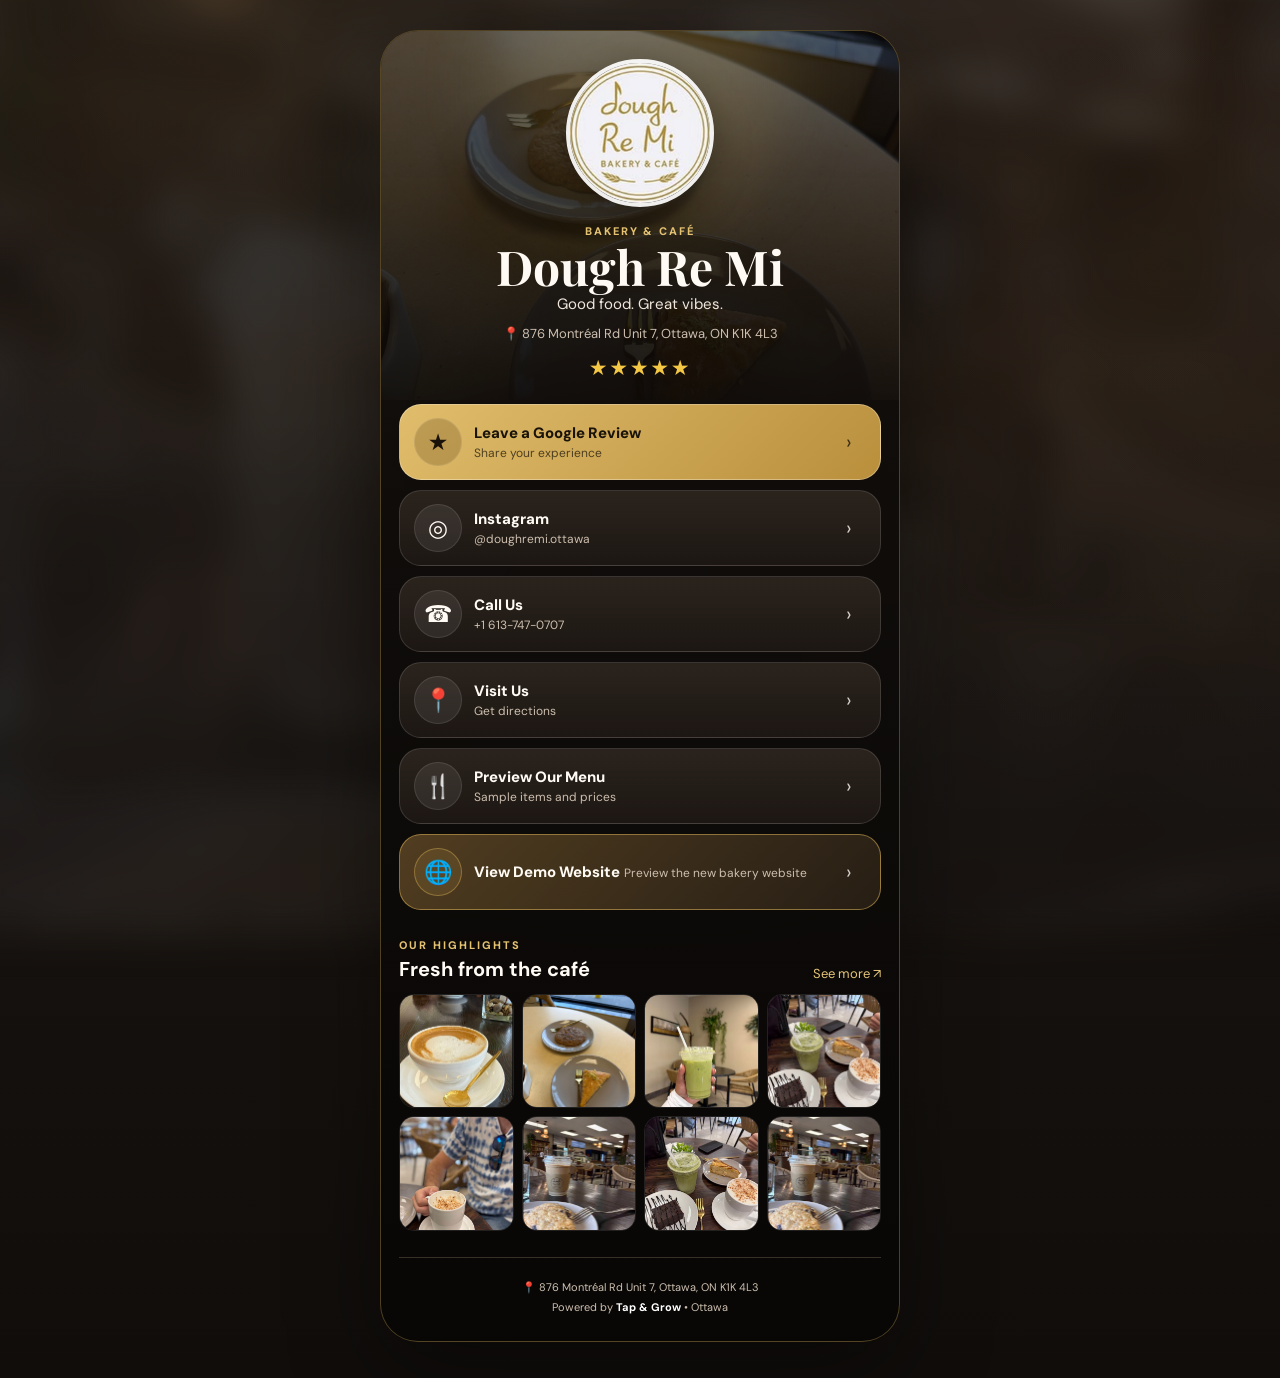
<file: index.html>
<!DOCTYPE html>
<html lang="en">
<head>
  <meta charset="UTF-8" />
  <meta name="viewport" content="width=device-width, initial-scale=1.0" />
  <meta name="theme-color" content="#17120f" />
  <title>Dough Re Mi - Bakery & Café</title>
  <meta name="description" content="Dough Re Mi Bakery & Café — Ottawa. Reviews, Instagram, directions, menu, and more in one place." />
  <link rel="preconnect" href="https://fonts.googleapis.com">
  <link rel="preconnect" href="https://fonts.gstatic.com" crossorigin>
  <link href="https://fonts.googleapis.com/css2?family=DM+Sans:wght@400;500;600;700&family=Playfair+Display:wght@600;700&display=swap" rel="stylesheet">
  <link rel="stylesheet" href="styles.css" />
</head>
<body>
  <main class="page-shell">
    <section class="growth-card" aria-label="Dough Re Mi business links">
      <div class="hero">
        <div class="hero-glow"></div>

        <img class="logo" src="assets/logo.png" alt="Dough Re Mi Bakery & Café logo" />

        <div class="hero-copy">
          <p class="eyebrow">BAKERY & CAFÉ</p>
          <h1>Dough Re Mi</h1>
          <p class="tagline">Good food. Great vibes.</p>
          <p class="address">📍 876 Montréal Rd Unit 7, Ottawa, ON K1K 4L3</p>
          <div class="stars" aria-label="Five star rating">★★★★★</div>
        </div>
      </div>

      <div class="links" id="links"></div>
      
      <div class="links demo-links" aria-label="Website preview">
        <a class="link-card demo-link" href="https://mojiiv1.github.io/dough-re-mi-growth-page/website/" target="_blank" rel="noopener noreferrer">
          <span class="icon-wrap" aria-hidden="true">🌐</span>
          <span class="link-copy">
            <span class="link-title">View Demo Website</span>
            <span class="link-sub">Preview the new bakery website</span>
          </span>
          <span class="arrow" aria-hidden="true">›</span>
        </a>
      </div>

      <section class="highlights">
        <div class="section-heading">
          <div>
            <p class="eyebrow">OUR HIGHLIGHTS</p>
            <h2>Fresh from the café</h2>
          </div>
          <a id="instagramSeeMore" class="see-more" target="_blank" rel="noopener noreferrer">See more ↗</a>
        </div>

        <div class="gallery">
          <img src="assets/highlight-1.jpg" alt="Dough Re Mi café highlight" />
          <img src="assets/highlight-2.jpg" alt="Dough Re Mi café highlight" />
          <img src="assets/highlight-3.jpg" alt="Dough Re Mi café highlight" />
          <img src="assets/highlight-4.jpg" alt="Dough Re Mi café highlight" />
          <img src="assets/highlight-5.jpg" alt="Dough Re Mi café highlight" />
          <img src="assets/highlight-6.jpg" alt="Dough Re Mi café highlight" />
          <img src="assets/highlight-7.jpg" alt="Dough Re Mi café highlight" />
          <img src="assets/highlight-8.jpg" alt="Dough Re Mi café highlight" />
        </div>
      </section>

      <footer>
        <p>📍 876 Montréal Rd Unit 7, Ottawa, ON K1K 4L3</p>
        <p>Powered by <strong>Tap & Grow</strong> • Ottawa</p>
      </footer>
    </section>
  </main>

  <script src="script.js?v=20261014-demo-2"></script>
</body>
</html>
</file>
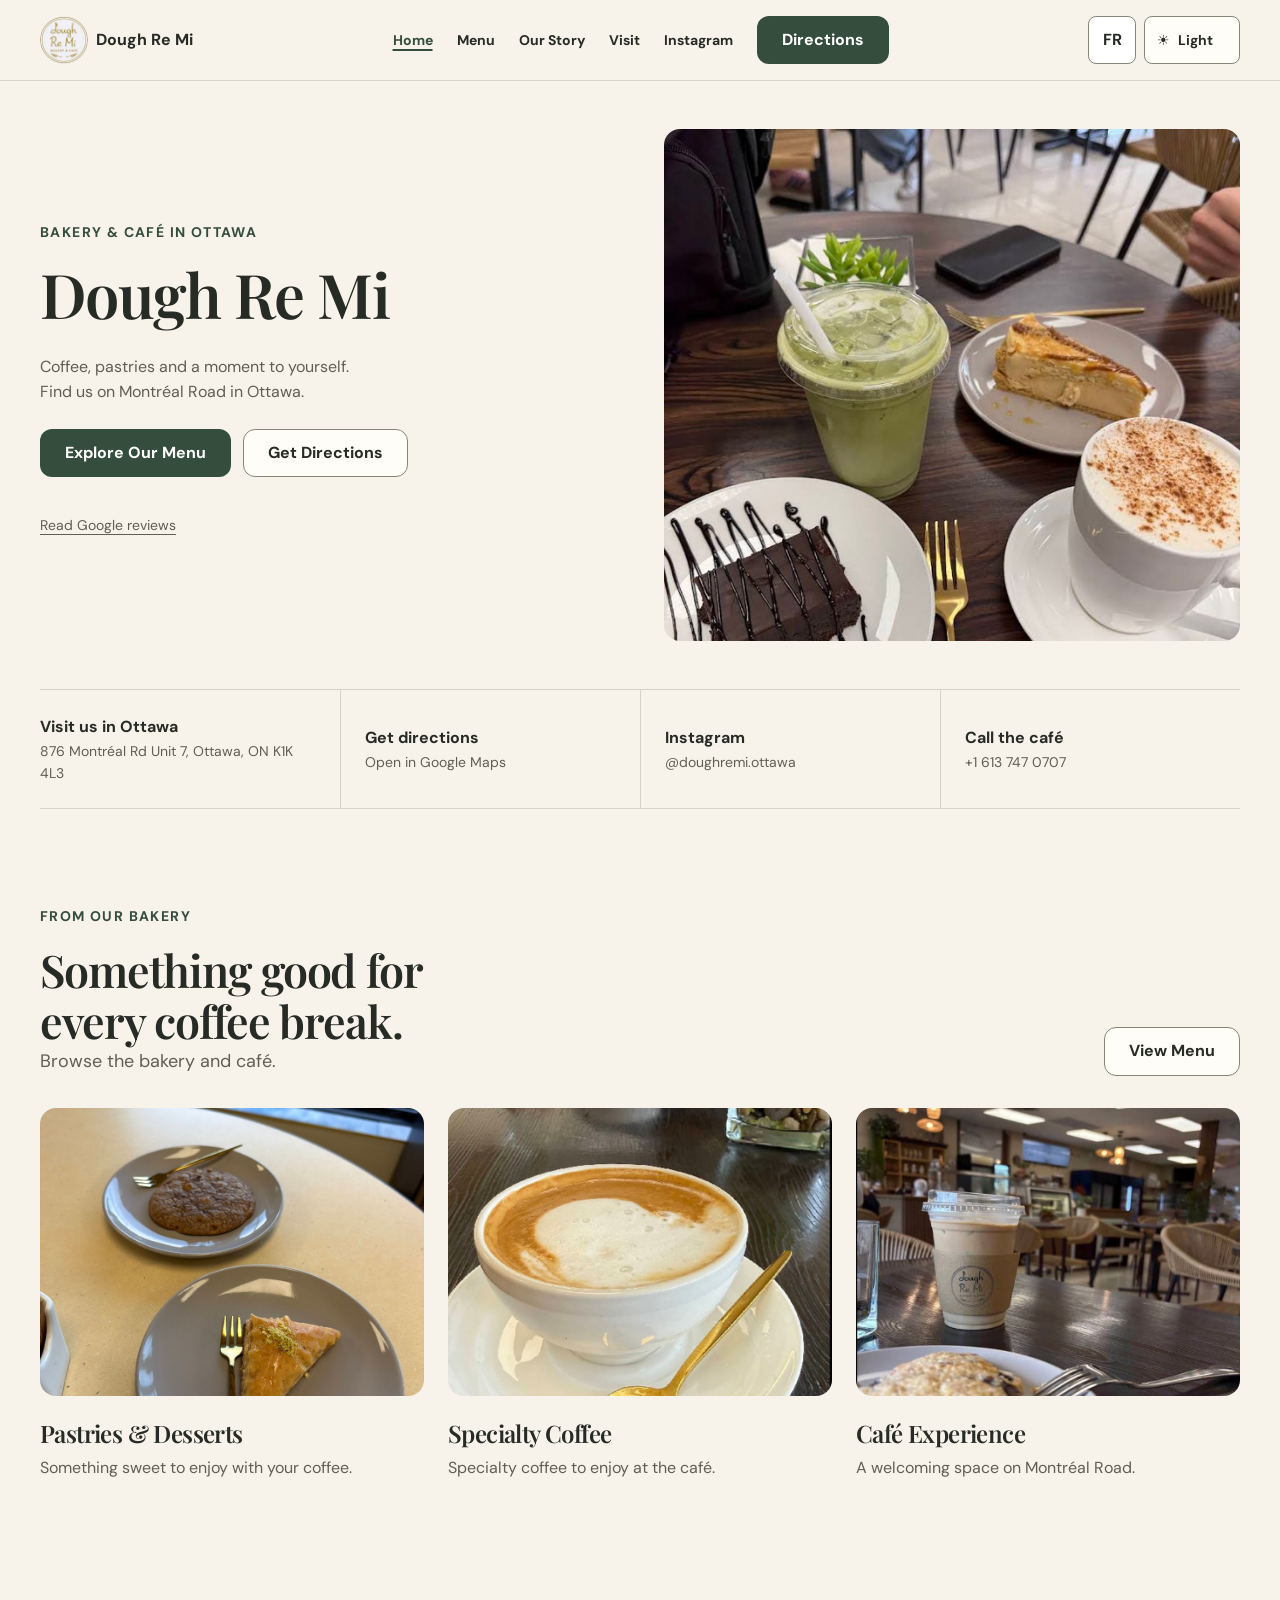
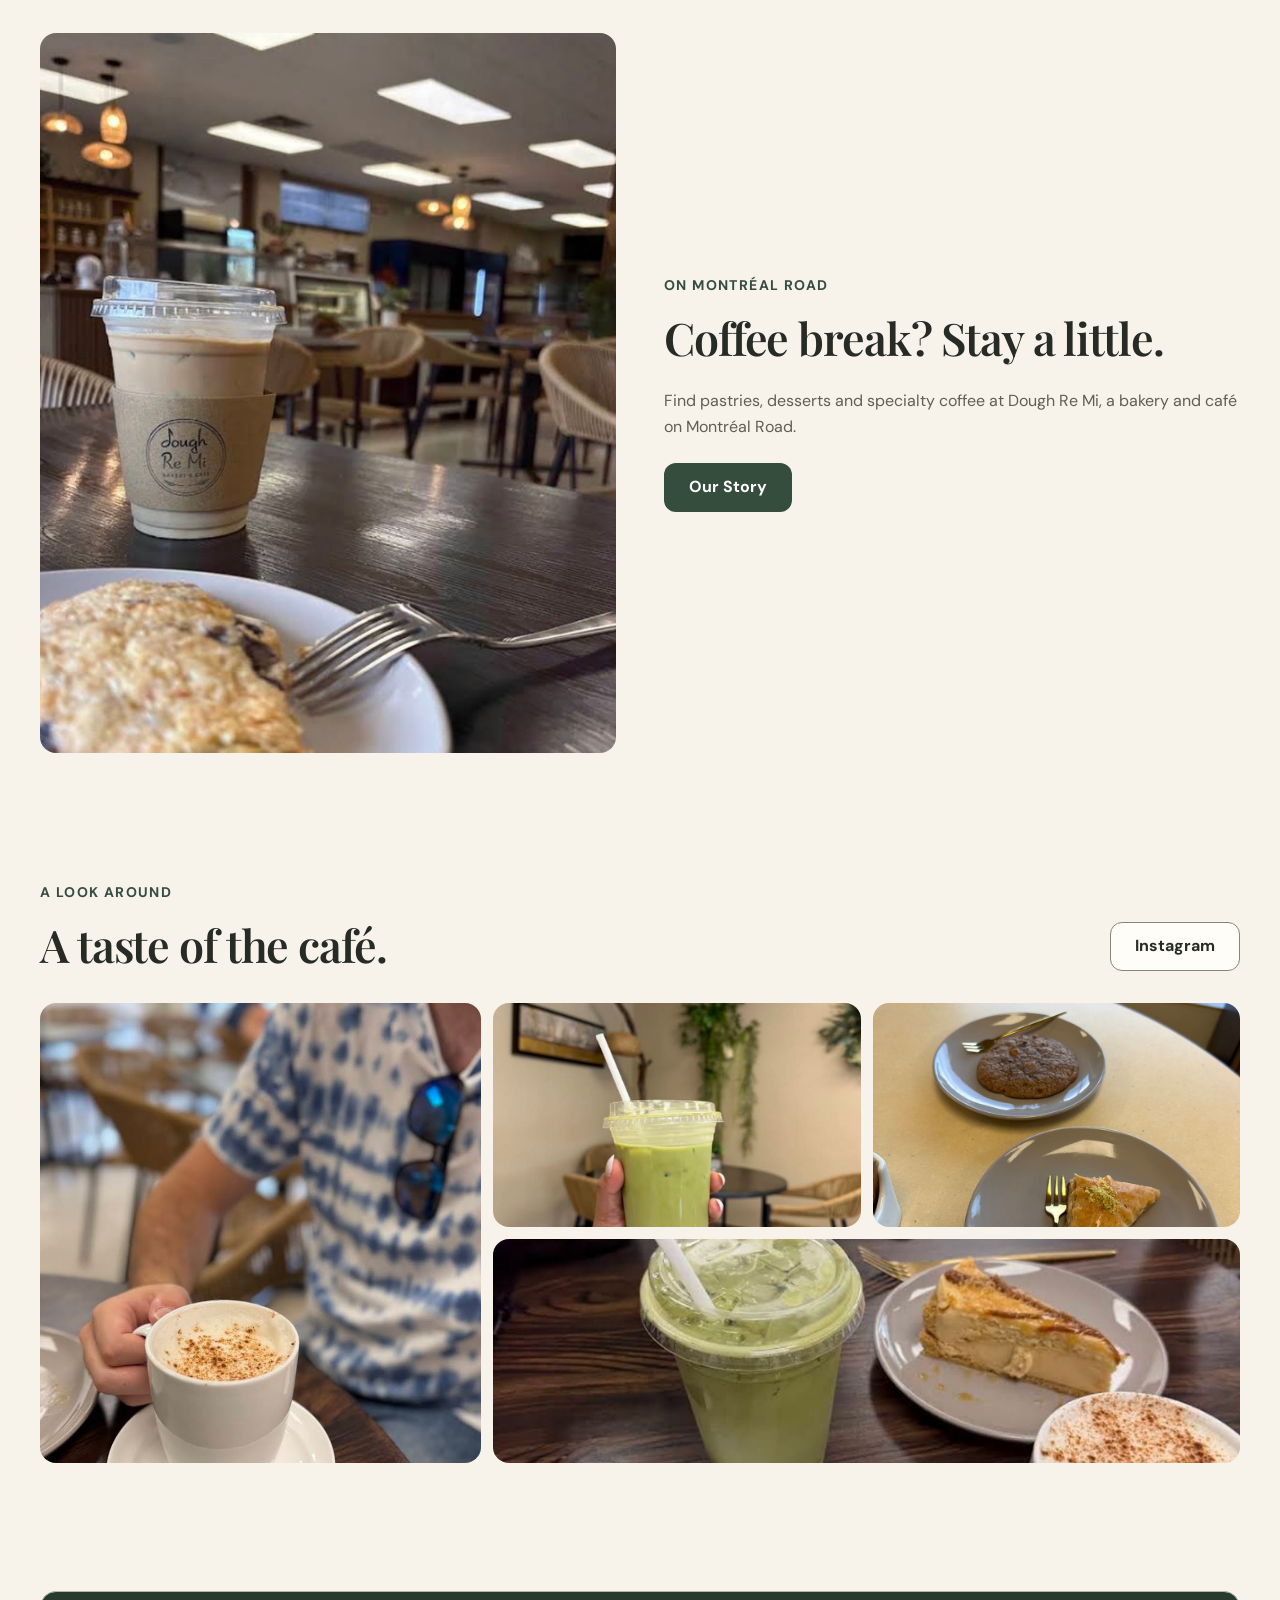
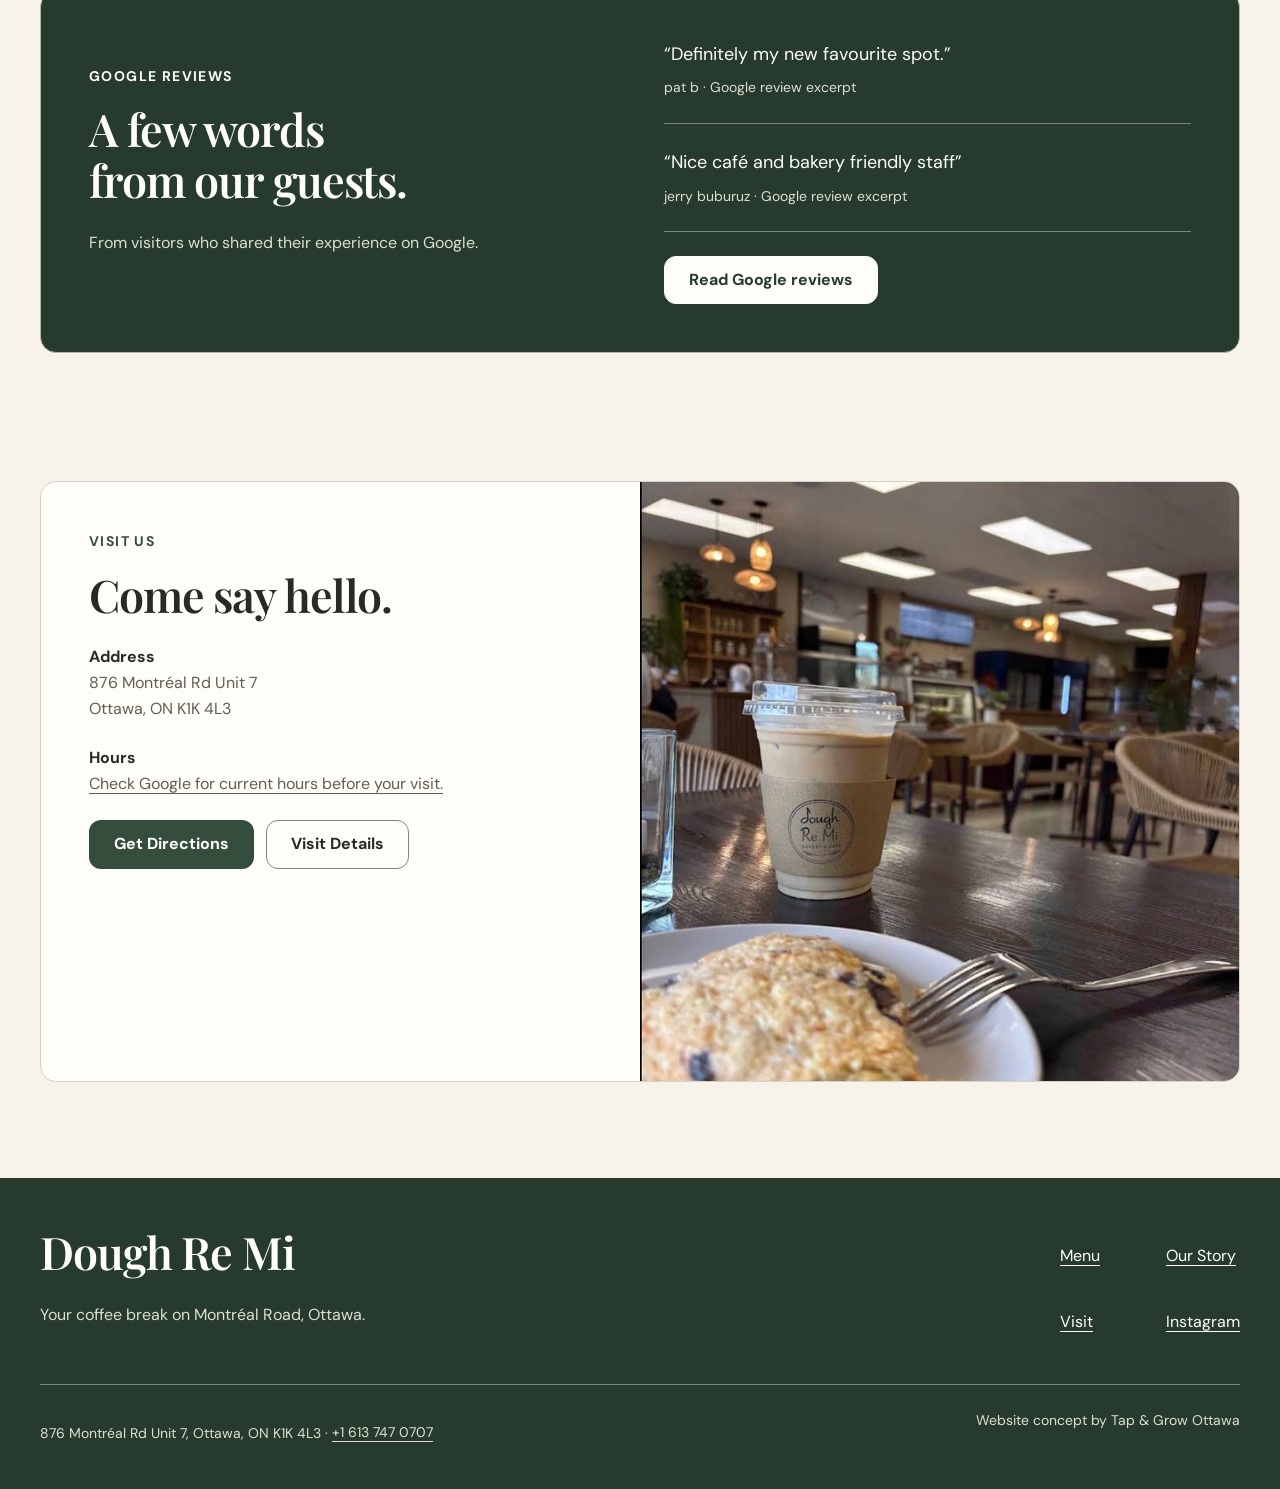
<file: website/index.html>
<!doctype html>
<html lang="en">
<head>
<meta charset="utf-8">
<meta name="viewport" content="width=device-width,initial-scale=1,viewport-fit=cover">
<meta name="theme-color" content="#f7f2ea">
<meta name="robots" content="noindex,nofollow">
<title>Dough Re Mi Bakery & Cafe | Ottawa, ON</title>
<meta name="description" content="Dough Re Mi Bakery & Cafe on Montréal Road in Ottawa — baked goods, pastries, desserts and specialty café drinks.">
<link rel="canonical" href="https://mojiiv1.github.io/dough-re-mi-growth-page/website/">
<script>
    (() => {
      let theme = 'light';
      try {
        const saved = localStorage.getItem('dough-theme');
        theme = saved === 'dark' ? 'dark' : 'light';
        if (saved !== null && saved !== theme) localStorage.setItem('dough-theme', theme);
      } catch {}
      document.documentElement.dataset.theme = theme;
      document.querySelector('meta[name="theme-color"]').content = theme === 'dark' ? '#1b211c' : '#f7f2ea';
    })();
  </script>
<link rel="preconnect" href="https://fonts.googleapis.com">
<link rel="preconnect" href="https://fonts.gstatic.com" crossorigin>
<link href="https://fonts.googleapis.com/css2?family=DM+Sans:wght@400;700&family=Playfair+Display:wght@600&display=swap" rel="stylesheet">
<link rel="stylesheet" href="assets/tokens.css?v=20261004-cafe">
<link rel="stylesheet" href="assets/styles.css?v=20261004-polish">
<meta property="og:type" content="website">
<meta property="og:title" content="Dough Re Mi Bakery & Cafe | Ottawa, ON">
<meta property="og:description" content="Dough Re Mi Bakery & Cafe on Montréal Road in Ottawa — baked goods, pastries, desserts and specialty café drinks.">
<meta property="og:url" content="https://mojiiv1.github.io/dough-re-mi-growth-page/website/">
<meta property="og:image" content="https://mojiiv1.github.io/dough-re-mi-growth-page/assets/highlight-4.jpg">
<meta property="og:image:alt" content="Desserts and café drinks at Dough Re Mi">
</head>
<body><a class="skip" href="#main">Skip to main content</a>
<header class="header">
<div class="container nav"><a class="brand" href="index.html"><img src="../assets/logo.png" alt="" width="800" height="800" decoding="async"><span translate="no">Dough Re Mi</span></a>
<nav id="main-nav" class="links" aria-label="Main navigation" data-nav><a href="index.html" aria-current="page">Home</a><a href="menu/index.html">Menu</a><a href="about/index.html">Our Story</a><a href="visit/index.html">Visit</a><a href="https://www.instagram.com/doughremi.ottawa/?hl=en" target="_blank" rel="noopener">Instagram</a><a class="btn primary" href="https://maps.app.goo.gl/B6CUK27HFEZUmbQdA" target="_blank" rel="noopener">Directions</a>
</nav>
<div class="actions">
<button class="lang-toggle" type="button" data-lang-toggle aria-label="Passer au français">FR</button>
<div class="theme" data-theme-control>
  <button class="theme-trigger" type="button" aria-label="Theme: light. Change appearance" aria-expanded="false" aria-controls="theme-panel" data-theme-trigger>
    <span class="theme-trigger-icon" aria-hidden="true" data-theme-trigger-icon>☀</span>
    <span class="theme-trigger-text" data-theme-trigger-text>Light</span>
  </button>
  <div class="theme-menu" id="theme-panel" data-theme-panel hidden>
    <p class="theme-menu-label">Appearance</p>
    <button class="theme-option" type="button" data-theme-option="light" aria-pressed="false">
      <span class="theme-option-icon" aria-hidden="true">☀</span>
      <strong>Light</strong>
      <span class="theme-check" aria-hidden="true">✓</span>
    </button>
<button class="theme-option" type="button" data-theme-option="dark" aria-pressed="false">
      <span class="theme-option-icon" aria-hidden="true">☾</span>
      <strong>Dark</strong>
      <span class="theme-check" aria-hidden="true">✓</span>
    </button>
  </div>
</div><button class="icon-btn menu-btn" type="button" aria-label="Open navigation" aria-controls="main-nav" aria-expanded="false" data-menu-toggle>☰</button>
</div>
</div>
</header>
<main id="main" tabindex="-1">
<section class="hero"><img src="../assets/highlight-4.jpg" alt="Desserts and café drinks at Dough Re Mi" fetchpriority="high" width="900" height="900" decoding="async">
<div class="container hero-content">
<p class="eyebrow">Bakery & Café in Ottawa</p>
<h1>Dough Re Mi</h1>
<p>Coffee, pastries and a moment to yourself.<br>Find us on Montréal Road in Ottawa.</p>
<div class="hero-ctas"><a class="btn primary" href="menu/index.html">Explore Our Menu</a><a class="btn secondary" href="https://maps.app.goo.gl/B6CUK27HFEZUmbQdA" target="_blank" rel="noopener">Get Directions</a>
</div>
<p class="social-proof"><a href="https://maps.app.goo.gl/B6CUK27HFEZUmbQdA" target="_blank" rel="noopener">Read Google reviews</a></p>
</div>
</section>
<section class="quick">
<div class="container quick-grid">
<div class="quick-item">
<div><strong>Visit us in Ottawa</strong><span>876 Montréal Rd Unit 7, Ottawa, ON K1K 4L3</span>
</div>
</div><a class="quick-item" href="https://maps.app.goo.gl/B6CUK27HFEZUmbQdA" target="_blank" rel="noopener">
<div><strong>Get directions</strong><span>Open in Google Maps</span>
</div></a><a class="quick-item" href="https://www.instagram.com/doughremi.ottawa/?hl=en" target="_blank" rel="noopener">
<div><strong>Instagram</strong><span>@doughremi.ottawa</span>
</div></a><a class="quick-item" href="tel:+16137470707"><div><strong>Call the café</strong><span>+1 613 747 0707</span></div></a>
</div>
</section>
<section class="section">
<div class="container">
<div class="section-head">
<div>
<p class="eyebrow">From our bakery</p>
<h2>Something good for every coffee break.</h2>
<p class="lead">Browse the bakery and café.</p>
</div><a class="btn secondary" href="menu/index.html">View Menu</a>
</div>
<div class="grid3">
<article class="card"><img src="../assets/highlight-2.jpg" alt="Pastry dessert at Dough Re Mi" loading="lazy" width="900" height="900" decoding="async">
<div class="card-copy">
<h3>Pastries & Desserts</h3>
<p>Something sweet to enjoy with your coffee.</p>
</div>
</article>
<article class="card"><img src="../assets/highlight-1.jpg" alt="Specialty café drink at Dough Re Mi" loading="lazy" width="900" height="900" decoding="async">
<div class="card-copy">
<h3>Specialty Coffee</h3>
<p>Specialty coffee to enjoy at the café.</p>
</div>
</article>
<article class="card"><img src="../assets/highlight-6.jpg" alt="Dough Re Mi café interior" loading="lazy" width="900" height="900" decoding="async">
<div class="card-copy">
<h3>Café Experience</h3>
<p>A welcoming space on Montréal Road.</p>
</div>
</article>
</div>
</div>
</section>
<section class="section-sm">
<div class="container story"><img src="../assets/highlight-6.jpg" alt="Interior seating at Dough Re Mi" loading="lazy" width="900" height="900" decoding="async">
<div>
<p class="eyebrow">On Montréal Road</p>
<h2>Coffee break? Stay a little.</h2>
<p>Find pastries, desserts and specialty coffee at Dough Re Mi, a bakery and café on Montréal Road.</p><a class="btn primary" href="about/index.html">Our Story</a>
</div>
</div>
</section>
<section class="section">
<div class="container">
<div class="section-head">
<div>
<p class="eyebrow">A look around</p>
<h2>A taste of the café.</h2>
</div><a class="btn secondary" href="https://www.instagram.com/doughremi.ottawa/?hl=en" target="_blank" rel="noopener">Instagram</a>
</div>
<div class="gallery"><button class="large" type="button" data-photo><img src="../assets/highlight-5.jpg" alt="A guest holding a warm café drink at Dough Re Mi" loading="lazy" width="900" height="900" decoding="async"></button><button type="button" data-photo><img src="../assets/highlight-3.jpg" alt="Green iced café drink at Dough Re Mi" loading="lazy" width="900" height="900" decoding="async"></button><button type="button" data-photo><img src="../assets/highlight-2.jpg" alt="Pastry dessert at Dough Re Mi" loading="lazy" width="900" height="900" decoding="async"></button><button class="wide" type="button" data-photo><img src="../assets/highlight-4.jpg" alt="Desserts and specialty drinks at Dough Re Mi" loading="lazy" width="900" height="900" decoding="async"></button>
</div>
</div>
</section>
<section class="section-sm">
<div class="container review">
<div>
<p class="eyebrow">Google reviews</p>
<h2>A few words from our guests.</h2>
<p>From visitors who shared their experience on Google.</p>
</div>
<div class="review-voices">
<figure><blockquote><p>“Definitely my new favourite spot.”</p></blockquote><figcaption>pat b · Google review excerpt</figcaption></figure>
<figure><blockquote><p>“Nice café and bakery friendly staff”</p></blockquote><figcaption>jerry buburuz · Google review excerpt</figcaption></figure>
<a class="btn secondary" href="https://maps.app.goo.gl/B6CUK27HFEZUmbQdA" target="_blank" rel="noopener">Read Google reviews</a>
</div>
</div>
</section>
<section class="section">
<div class="container visit">
<div class="visit-copy">
<p class="eyebrow">Visit us</p>
<h2>Come say hello.</h2>
<div class="detail"><strong>Address</strong>
<p>876 Montréal Rd Unit 7<br>Ottawa, ON K1K 4L3</p>
</div>
<div class="detail"><strong>Hours</strong>
<p><a href="https://maps.app.goo.gl/B6CUK27HFEZUmbQdA" target="_blank" rel="noopener">Check Google for current hours before your visit.</a></p>
</div>
<div class="hero-ctas"><a class="btn primary" href="https://maps.app.goo.gl/B6CUK27HFEZUmbQdA" target="_blank" rel="noopener">Get Directions</a><a class="btn secondary" href="visit/index.html">Visit Details</a>
</div>
</div><img src="../assets/highlight-8.jpg" alt="Dough Re Mi café drink and interior" loading="lazy" width="900" height="900" decoding="async">
</div>
</section>
</main>
<dialog class="lightbox" aria-label="Dough Re Mi photo gallery" data-lightbox>
<div class="lightbox-inner"><span class="lb-count" aria-live="polite" aria-atomic="true" data-count></span><button class="lightbox-close" type="button" aria-label="Close image" data-close>×</button><button class="lb-nav lb-prev" type="button" aria-label="Previous image" data-prev>‹</button><button class="lb-nav lb-next" type="button" aria-label="Next image" data-next>›</button><img alt="">
<div class="lb-caption" data-caption>
</div>
</div></dialog>
<div class="toast" role="status" aria-live="polite" data-toast>
</div>
<nav class="mobilebar" aria-label="Quick actions"><a href="menu/index.html">Menu</a><a href="https://maps.app.goo.gl/B6CUK27HFEZUmbQdA" target="_blank" rel="noopener">Directions</a><a href="https://www.instagram.com/doughremi.ottawa/?hl=en" target="_blank" rel="noopener">Instagram</a>
</nav>
<footer class="footer">
<div class="container">
<div class="footer-grid">
<div>
<h2>Dough Re Mi</h2>
<p>Your coffee break on Montréal Road, Ottawa.</p>
</div>
<nav aria-label="Footer navigation"><a href="menu/index.html">Menu</a><a href="about/index.html">Our Story</a><a href="visit/index.html">Visit</a><a href="https://www.instagram.com/doughremi.ottawa/?hl=en" target="_blank" rel="noopener">Instagram</a>
</nav>
</div>
<div class="footer-bottom"><span>876 Montréal Rd Unit 7, Ottawa, ON K1K 4L3 · <a href="tel:+16137470707">+1 613 747 0707</a></span><span>Website concept by Tap & Grow Ottawa</span>
</div>
</div>
</footer>
<script src="assets/site.js?v=20261013"></script>
</body>
</html>
</file>
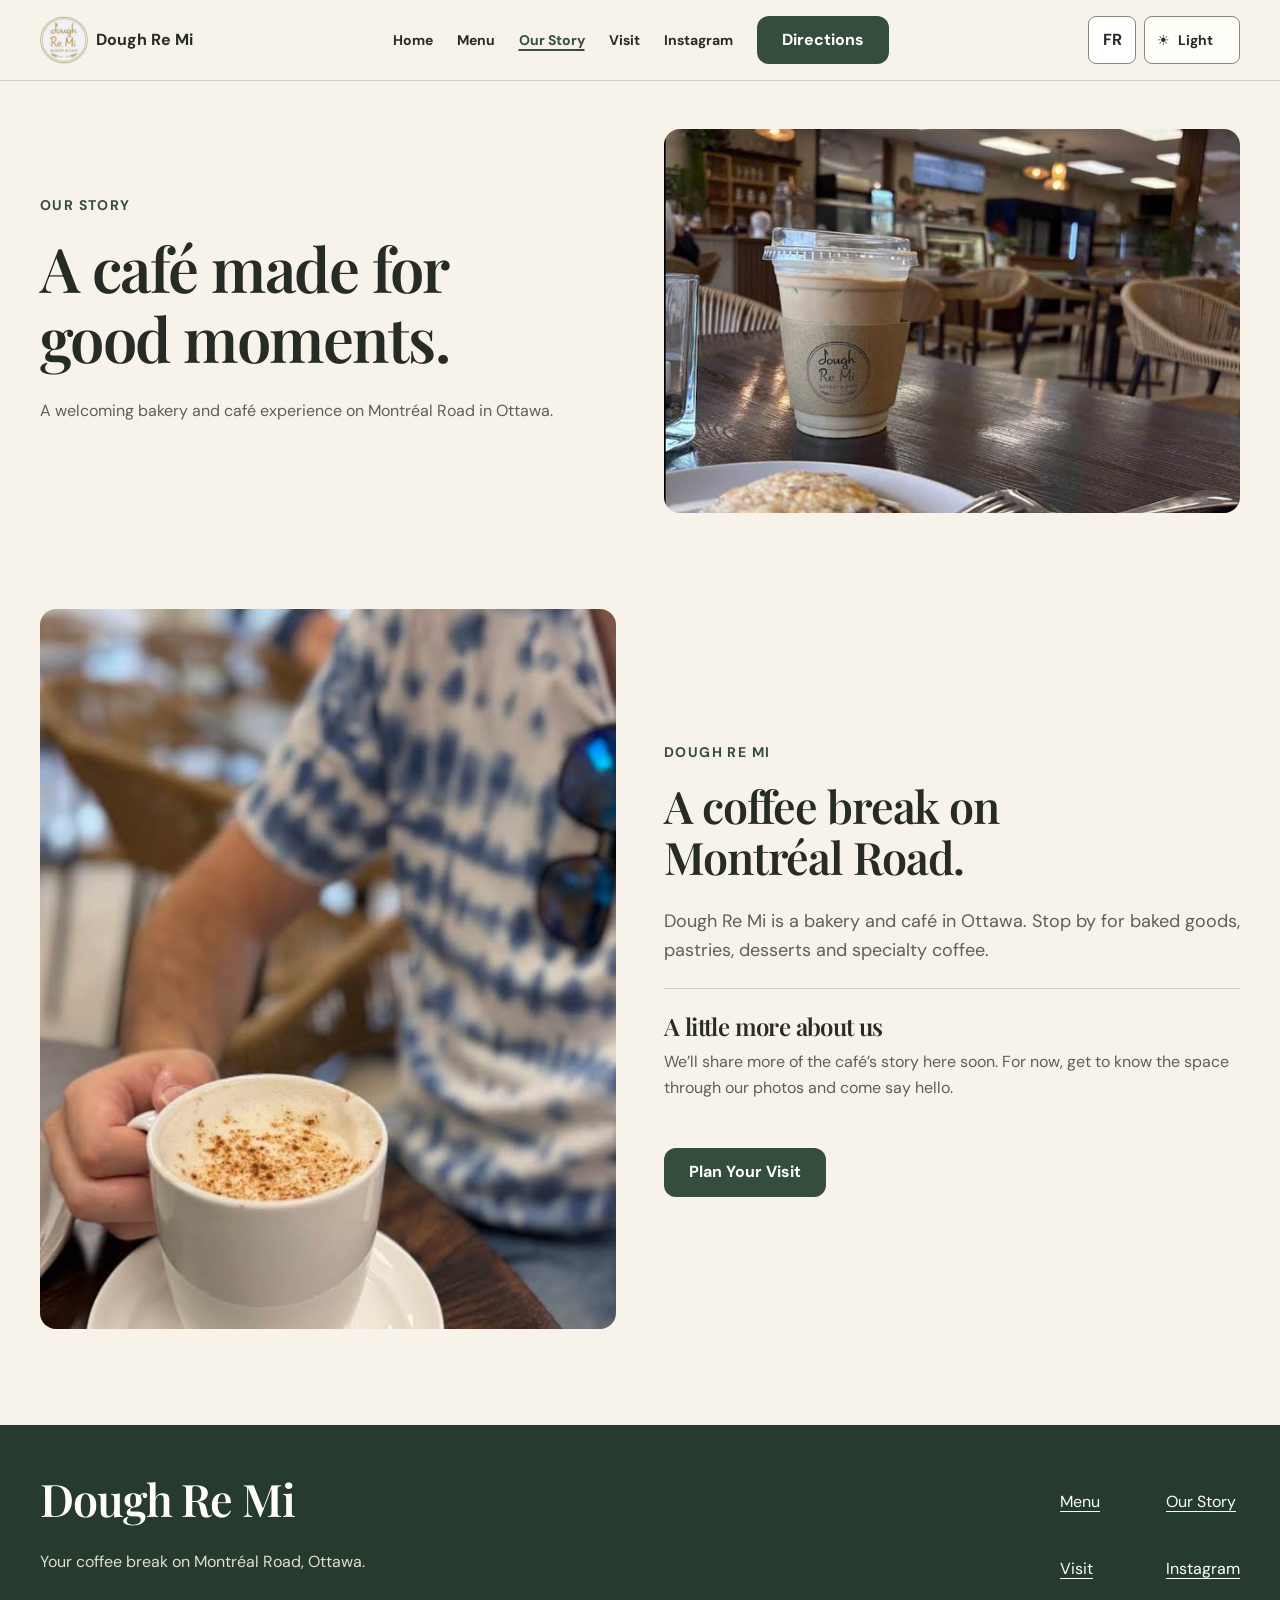
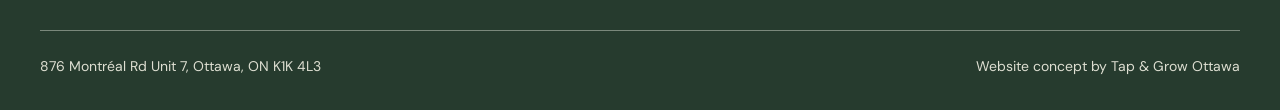
<file: website/about/index.html>
<!doctype html>
<html lang="en">
<head>
<meta charset="utf-8">
<meta name="viewport" content="width=device-width,initial-scale=1,viewport-fit=cover">
<meta name="theme-color" content="#f7f2ea">
<meta name="robots" content="noindex,nofollow">
<title>Our Story | Dough Re Mi Bakery & Cafe Ottawa</title>
<meta name="description" content="Learn more about Dough Re Mi, a bakery and cafe located on Montréal Road in Ottawa.">
<link rel="canonical" href="https://mojiiv1.github.io/dough-re-mi-growth-page/website/about/">
<script>
    (() => {
      let theme = 'light';
      try {
        const saved = localStorage.getItem('dough-theme');
        theme = saved === 'dark' ? 'dark' : 'light';
        if (saved !== null && saved !== theme) localStorage.setItem('dough-theme', theme);
      } catch {}
      document.documentElement.dataset.theme = theme;
      document.querySelector('meta[name="theme-color"]').content = theme === 'dark' ? '#1b211c' : '#f7f2ea';
    })();
  </script>
<link rel="preconnect" href="https://fonts.googleapis.com">
<link rel="preconnect" href="https://fonts.gstatic.com" crossorigin>
<link href="https://fonts.googleapis.com/css2?family=DM+Sans:wght@400;700&family=Playfair+Display:wght@600&display=swap" rel="stylesheet">
<link rel="stylesheet" href="../assets/tokens.css?v=20261004-cafe">
<link rel="stylesheet" href="../assets/styles.css?v=20261004-polish">
<meta property="og:type" content="website">
<meta property="og:title" content="Our Story | Dough Re Mi Bakery & Cafe Ottawa">
<meta property="og:description" content="Learn more about Dough Re Mi, a bakery and cafe located on Montréal Road in Ottawa.">
<meta property="og:url" content="https://mojiiv1.github.io/dough-re-mi-growth-page/website/about/">
<meta property="og:image" content="https://mojiiv1.github.io/dough-re-mi-growth-page/assets/highlight-4.jpg">
<meta property="og:image:alt" content="Desserts and café drinks at Dough Re Mi">
</head>
<body><a class="skip" href="#main">Skip to main content</a>
<header class="header">
<div class="container nav"><a class="brand" href="../index.html"><img src="../../assets/logo.png" alt="" width="800" height="800" decoding="async"><span translate="no">Dough Re Mi</span></a>
<nav id="main-nav" class="links" aria-label="Main navigation" data-nav><a href="../index.html">Home</a><a href="../menu/index.html">Menu</a><a href="../about/index.html" aria-current="page">Our Story</a><a href="../visit/index.html">Visit</a><a href="https://www.instagram.com/doughremi.ottawa/?hl=en" target="_blank" rel="noopener">Instagram</a><a class="btn primary" href="https://maps.app.goo.gl/B6CUK27HFEZUmbQdA" target="_blank" rel="noopener">Directions</a>
</nav>
<div class="actions">
<button class="lang-toggle" type="button" data-lang-toggle aria-label="Passer au français">FR</button>
<div class="theme" data-theme-control>
  <button class="theme-trigger" type="button" aria-label="Theme: light. Change appearance" aria-expanded="false" aria-controls="theme-panel" data-theme-trigger>
    <span class="theme-trigger-icon" aria-hidden="true" data-theme-trigger-icon>☀</span>
    <span class="theme-trigger-text" data-theme-trigger-text>Light</span>
  </button>
  <div class="theme-menu" id="theme-panel" data-theme-panel hidden>
    <p class="theme-menu-label">Appearance</p>
    <button class="theme-option" type="button" data-theme-option="light" aria-pressed="false">
      <span class="theme-option-icon" aria-hidden="true">☀</span>
      <strong>Light</strong>
      <span class="theme-check" aria-hidden="true">✓</span>
    </button>
<button class="theme-option" type="button" data-theme-option="dark" aria-pressed="false">
      <span class="theme-option-icon" aria-hidden="true">☾</span>
      <strong>Dark</strong>
      <span class="theme-check" aria-hidden="true">✓</span>
    </button>
  </div>
</div><button class="icon-btn menu-btn" type="button" aria-label="Open navigation" aria-controls="main-nav" aria-expanded="false" data-menu-toggle>☰</button>
</div>
</div>
</header>
<main id="main" tabindex="-1">
<section class="page-hero"><img src="../../assets/highlight-6.jpg" alt="Interior seating at Dough Re Mi" fetchpriority="high" width="900" height="900" decoding="async">
<div class="container">
<p class="eyebrow">Our Story</p>
<h1>A café made for good moments.</h1>
<p>A welcoming bakery and café experience on Montréal Road in Ottawa.</p>
</div>
</section>
<section class="section">
<div class="container two"><img src="../../assets/highlight-5.jpg" alt="Coffee enjoyed at Dough Re Mi" loading="lazy" width="900" height="900" decoding="async">
<div>
<p class="eyebrow">Dough Re Mi</p>
<h2>A coffee break on Montréal Road.</h2>
<p class="lead">Dough Re Mi is a bakery and café in Ottawa. Stop by for baked goods, pastries, desserts and specialty coffee.</p>
<div class="panel">
<h3>A little more about us</h3>
<p>We’ll share more of the café’s story here soon. For now, get to know the space through our photos and come say hello.</p>
</div><a class="btn primary" href="../visit/index.html">Plan Your Visit</a>
</div>
</div>
</section>
</main>
<div class="toast" role="status" aria-live="polite" data-toast>
</div>
<nav class="mobilebar" aria-label="Quick actions"><a href="../menu/index.html">Menu</a><a href="https://maps.app.goo.gl/B6CUK27HFEZUmbQdA" target="_blank" rel="noopener">Directions</a><a href="https://www.instagram.com/doughremi.ottawa/?hl=en" target="_blank" rel="noopener">Instagram</a>
</nav>
<footer class="footer">
<div class="container">
<div class="footer-grid">
<div>
<h2>Dough Re Mi</h2>
<p>Your coffee break on Montréal Road, Ottawa.</p>
</div>
<nav aria-label="Footer navigation"><a href="../menu/index.html">Menu</a><a href="../about/index.html">Our Story</a><a href="../visit/index.html">Visit</a><a href="https://www.instagram.com/doughremi.ottawa/?hl=en" target="_blank" rel="noopener">Instagram</a>
</nav>
</div>
<div class="footer-bottom"><span>876 Montréal Rd Unit 7, Ottawa, ON K1K 4L3</span><span>Website concept by Tap & Grow Ottawa</span>
</div>
</div>
</footer>
<script src="../assets/site.js?v=20261013"></script>
</body>
</html>
</file>
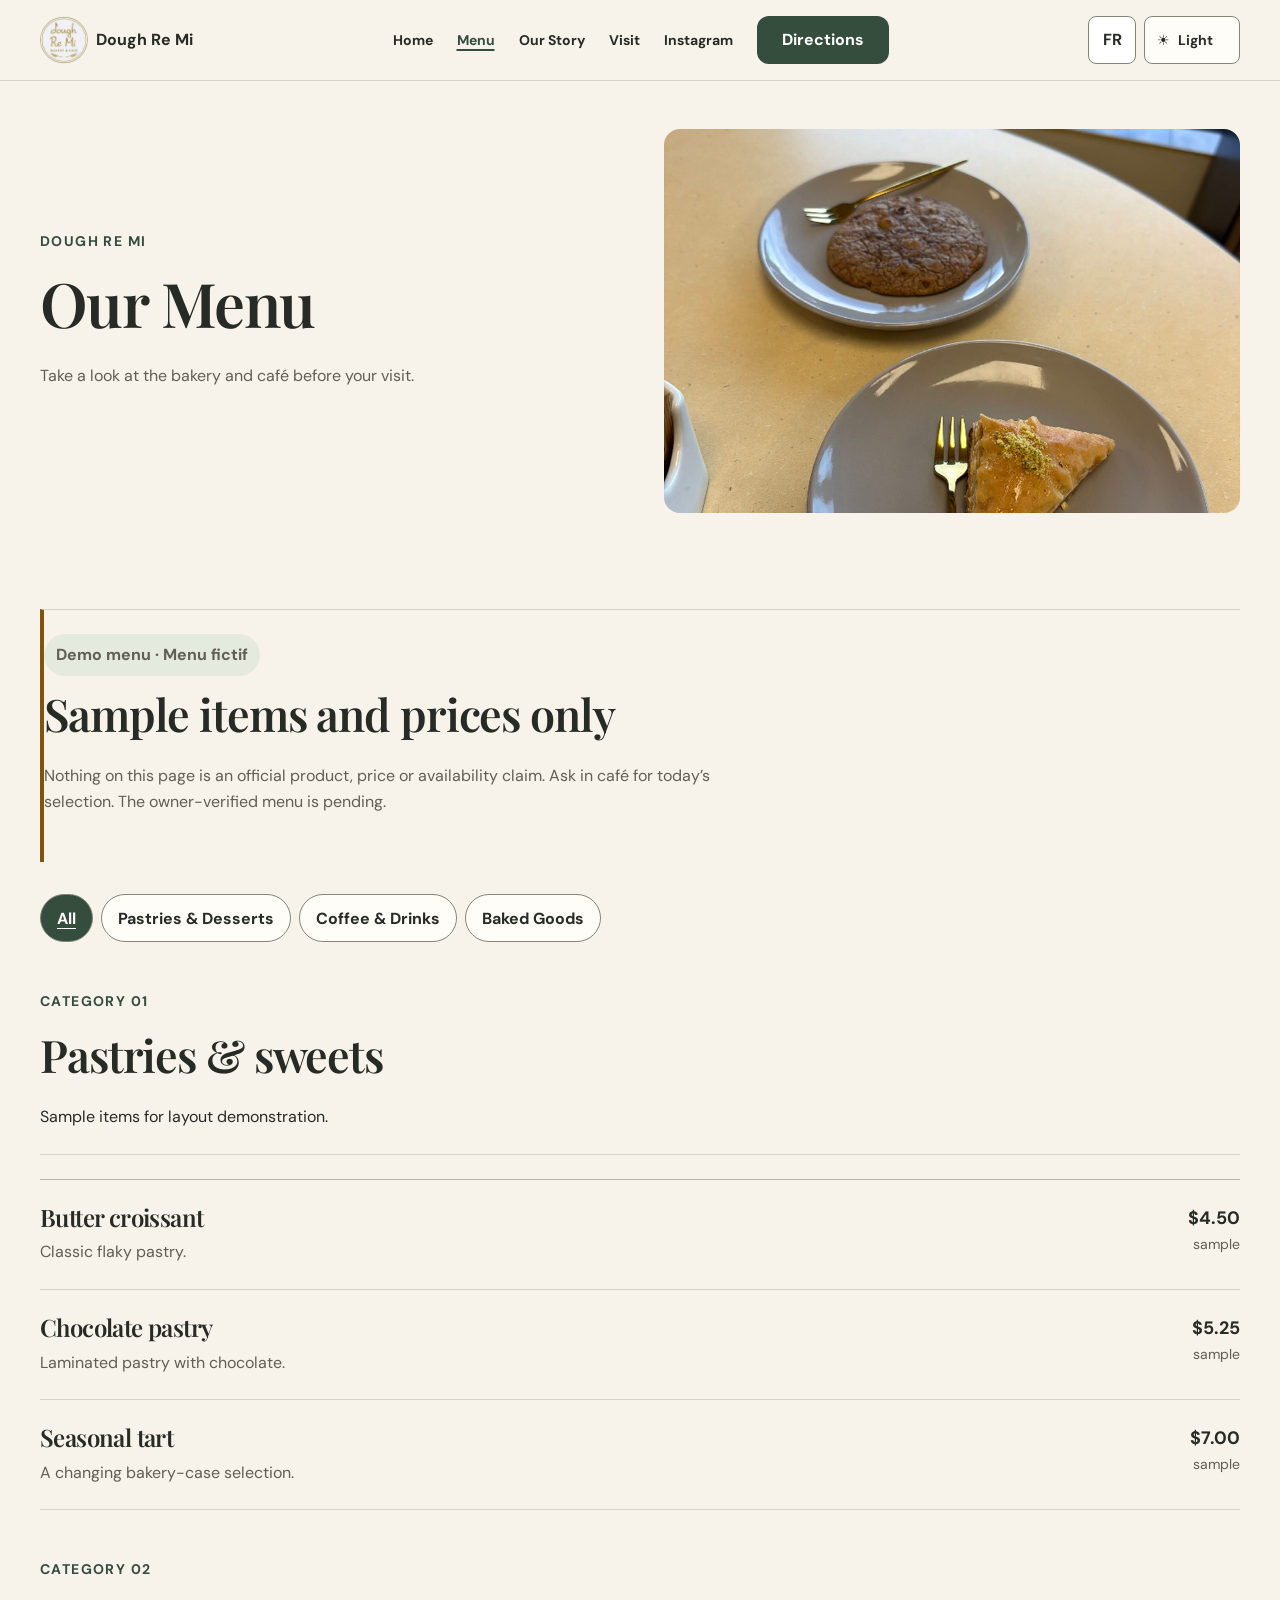
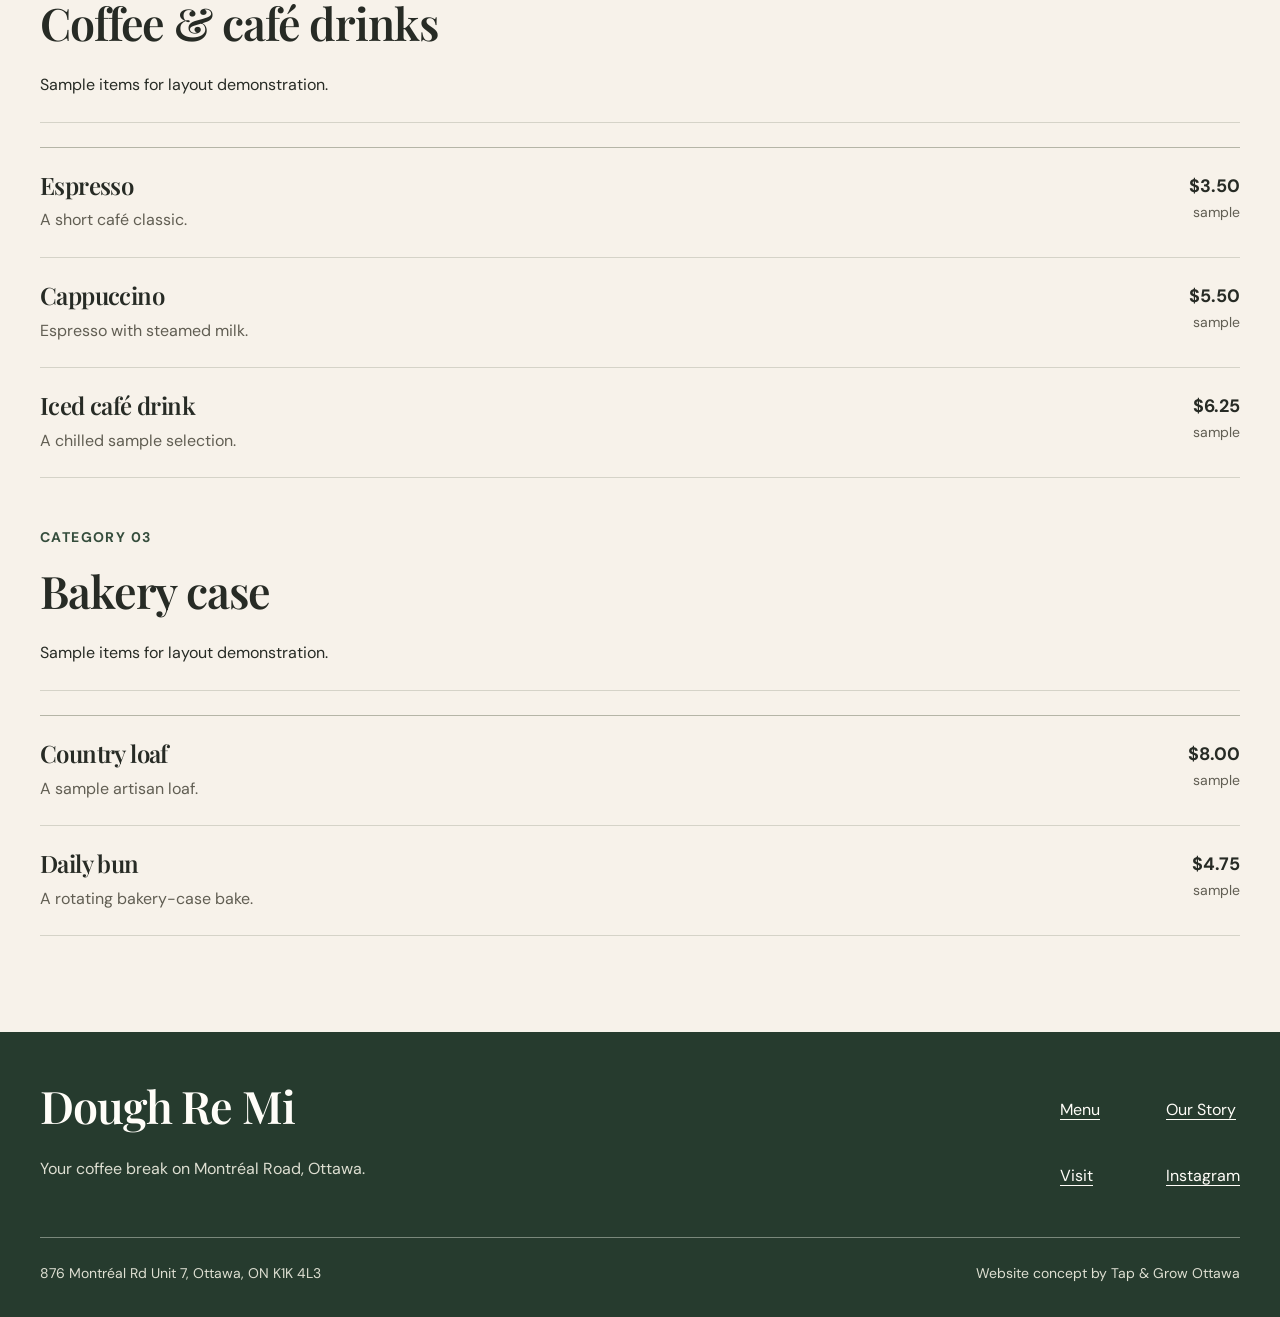
<file: website/menu/index.html>
<!doctype html>
<html lang="en">
<head>
<meta charset="utf-8">
<meta name="viewport" content="width=device-width,initial-scale=1,viewport-fit=cover">
<meta name="theme-color" content="#f7f2ea">
<meta name="robots" content="noindex,nofollow">
<title>Menu | Dough Re Mi Bakery & Cafe Ottawa</title>
<meta name="description" content="Explore pastries, desserts, baked goods and specialty café drinks at Dough Re Mi Bakery & Cafe in Ottawa.">
<link rel="canonical" href="https://mojiiv1.github.io/dough-re-mi-growth-page/website/menu/">
<script>
    (() => {
      let theme = 'light';
      try {
        const saved = localStorage.getItem('dough-theme');
        theme = saved === 'dark' ? 'dark' : 'light';
        if (saved !== null && saved !== theme) localStorage.setItem('dough-theme', theme);
      } catch {}
      document.documentElement.dataset.theme = theme;
      document.querySelector('meta[name="theme-color"]').content = theme === 'dark' ? '#1b211c' : '#f7f2ea';
    })();
  </script>
<link rel="preconnect" href="https://fonts.googleapis.com">
<link rel="preconnect" href="https://fonts.gstatic.com" crossorigin>
<link href="https://fonts.googleapis.com/css2?family=DM+Sans:wght@400;700&family=Playfair+Display:wght@600&display=swap" rel="stylesheet">
<link rel="stylesheet" href="../assets/tokens.css?v=20261004-cafe">
<link rel="stylesheet" href="../assets/styles.css?v=20261004-polish">
<meta property="og:type" content="website">
<meta property="og:title" content="Menu | Dough Re Mi Bakery & Cafe Ottawa">
<meta property="og:description" content="Explore pastries, desserts, baked goods and specialty café drinks at Dough Re Mi Bakery & Cafe in Ottawa.">
<meta property="og:url" content="https://mojiiv1.github.io/dough-re-mi-growth-page/website/menu/">
<meta property="og:image" content="https://mojiiv1.github.io/dough-re-mi-growth-page/assets/highlight-4.jpg">
<meta property="og:image:alt" content="Desserts and café drinks at Dough Re Mi">
</head>
<body><a class="skip" href="#main">Skip to main content</a>
<header class="header">
<div class="container nav"><a class="brand" href="../index.html"><img src="../../assets/logo.png" alt="" width="800" height="800" decoding="async"><span translate="no">Dough Re Mi</span></a>
<nav id="main-nav" class="links" aria-label="Main navigation" data-nav><a href="../index.html">Home</a><a href="../menu/index.html" aria-current="page">Menu</a><a href="../about/index.html">Our Story</a><a href="../visit/index.html">Visit</a><a href="https://www.instagram.com/doughremi.ottawa/?hl=en" target="_blank" rel="noopener">Instagram</a><a class="btn primary" href="https://maps.app.goo.gl/B6CUK27HFEZUmbQdA" target="_blank" rel="noopener">Directions</a>
</nav>
<div class="actions">
<button class="lang-toggle" type="button" data-lang-toggle aria-label="Passer au français">FR</button>
<div class="theme" data-theme-control>
  <button class="theme-trigger" type="button" aria-label="Theme: light. Change appearance" aria-expanded="false" aria-controls="theme-panel" data-theme-trigger>
    <span class="theme-trigger-icon" aria-hidden="true" data-theme-trigger-icon>☀</span>
    <span class="theme-trigger-text" data-theme-trigger-text>Light</span>
  </button>
  <div class="theme-menu" id="theme-panel" data-theme-panel hidden>
    <p class="theme-menu-label">Appearance</p>
    <button class="theme-option" type="button" data-theme-option="light" aria-pressed="false">
      <span class="theme-option-icon" aria-hidden="true">☀</span>
      <strong>Light</strong>
      <span class="theme-check" aria-hidden="true">✓</span>
    </button>
<button class="theme-option" type="button" data-theme-option="dark" aria-pressed="false">
      <span class="theme-option-icon" aria-hidden="true">☾</span>
      <strong>Dark</strong>
      <span class="theme-check" aria-hidden="true">✓</span>
    </button>
  </div>
</div><button class="icon-btn menu-btn" type="button" aria-label="Open navigation" aria-controls="main-nav" aria-expanded="false" data-menu-toggle>☰</button>
</div>
</div>
</header>
<main id="main" tabindex="-1">
<section class="page-hero"><img src="../../assets/highlight-2.jpg" alt="Pastry dessert at Dough Re Mi" fetchpriority="high" width="900" height="900" decoding="async">
<div class="container">
<p class="eyebrow">Dough Re Mi</p>
<h1>Our Menu</h1>
<p>Take a look at the bakery and café before your visit.</p>
</div>
</section>
<section class="section">
<div class="container">
<div class="panel demo-notice" role="note">
<p class="demo-badge">Demo menu · Menu fictif</p>
<h2>Sample items and prices only</h2>
<p>Nothing on this page is an official product, price or availability claim. Ask in café for today’s selection. The owner-verified menu is pending.</p>
</div>
<div class="filters" role="group" aria-label="Filter menu categories"><button data-filter="all" aria-pressed="true">All</button><button data-filter="pastries" aria-pressed="false">Pastries & Desserts</button><button data-filter="coffee" aria-pressed="false">Coffee & Drinks</button><button data-filter="baked" aria-pressed="false">Baked Goods</button>
</div>
<p class="sr" aria-live="polite" data-filter-status></p>
<div data-menu-root></div>
</div>
</section>
</main>
<div class="toast" role="status" aria-live="polite" data-toast>
</div>
<nav class="mobilebar" aria-label="Quick actions"><a href="../menu/index.html">Menu</a><a href="https://maps.app.goo.gl/B6CUK27HFEZUmbQdA" target="_blank" rel="noopener">Directions</a><a href="https://www.instagram.com/doughremi.ottawa/?hl=en" target="_blank" rel="noopener">Instagram</a>
</nav>
<footer class="footer">
<div class="container">
<div class="footer-grid">
<div>
<h2>Dough Re Mi</h2>
<p>Your coffee break on Montréal Road, Ottawa.</p>
</div>
<nav aria-label="Footer navigation"><a href="../menu/index.html">Menu</a><a href="../about/index.html">Our Story</a><a href="../visit/index.html">Visit</a><a href="https://www.instagram.com/doughremi.ottawa/?hl=en" target="_blank" rel="noopener">Instagram</a>
</nav>
</div>
<div class="footer-bottom"><span>876 Montréal Rd Unit 7, Ottawa, ON K1K 4L3</span><span>Website concept by Tap & Grow Ottawa</span>
</div>
</div>
</footer>
<script src="../assets/menu-data.js?v=20261013"></script>
<script src="../assets/site.js?v=20261013"></script>
</body>
</html>
</file>
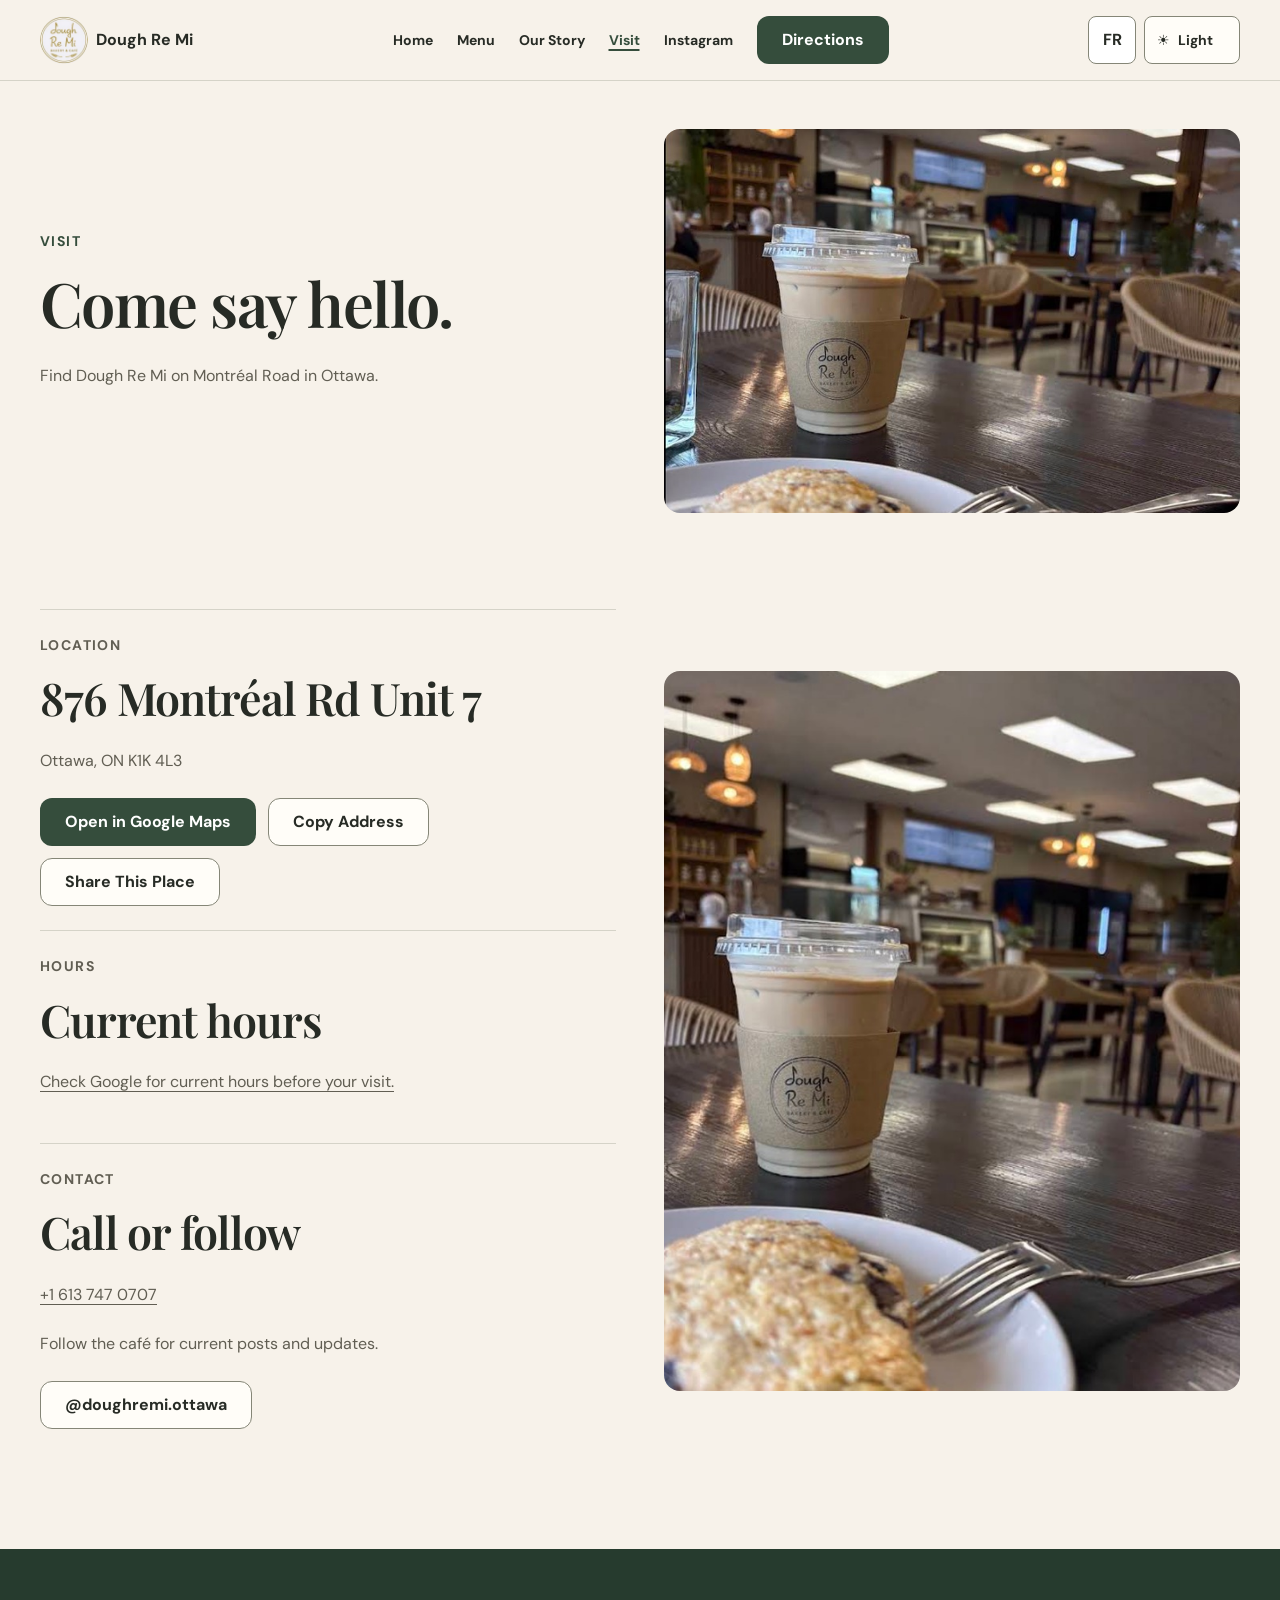
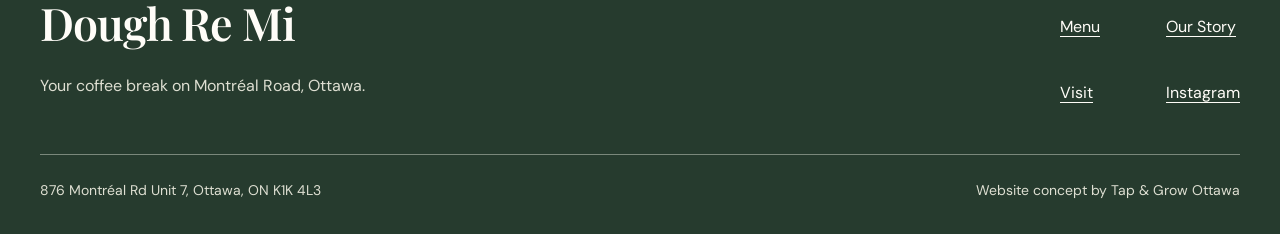
<file: website/visit/index.html>
<!doctype html>
<html lang="en">
<head>
<meta charset="utf-8">
<meta name="viewport" content="width=device-width,initial-scale=1,viewport-fit=cover">
<meta name="theme-color" content="#f7f2ea">
<meta name="robots" content="noindex,nofollow">
<title>Location & Hours | Dough Re Mi Bakery & Cafe Ottawa</title>
<meta name="description" content="Find Dough Re Mi Bakery & Cafe at 876 Montréal Rd Unit 7 in Ottawa. Get directions and visit information.">
<link rel="canonical" href="https://mojiiv1.github.io/dough-re-mi-growth-page/website/visit/">
<script>
    (() => {
      let theme = 'light';
      try {
        const saved = localStorage.getItem('dough-theme');
        theme = saved === 'dark' ? 'dark' : 'light';
        if (saved !== null && saved !== theme) localStorage.setItem('dough-theme', theme);
      } catch {}
      document.documentElement.dataset.theme = theme;
      document.querySelector('meta[name="theme-color"]').content = theme === 'dark' ? '#1b211c' : '#f7f2ea';
    })();
  </script>
<link rel="preconnect" href="https://fonts.googleapis.com">
<link rel="preconnect" href="https://fonts.gstatic.com" crossorigin>
<link href="https://fonts.googleapis.com/css2?family=DM+Sans:wght@400;700&family=Playfair+Display:wght@600&display=swap" rel="stylesheet">
<link rel="stylesheet" href="../assets/tokens.css?v=20261004-cafe">
<link rel="stylesheet" href="../assets/styles.css?v=20261004-polish">
<meta property="og:type" content="website">
<meta property="og:title" content="Location & Hours | Dough Re Mi Bakery & Cafe Ottawa">
<meta property="og:description" content="Find Dough Re Mi Bakery & Cafe at 876 Montréal Rd Unit 7 in Ottawa. Get directions and visit information.">
<meta property="og:url" content="https://mojiiv1.github.io/dough-re-mi-growth-page/website/visit/">
<meta property="og:image" content="https://mojiiv1.github.io/dough-re-mi-growth-page/assets/highlight-4.jpg">
<meta property="og:image:alt" content="Desserts and café drinks at Dough Re Mi">
</head>
<body><a class="skip" href="#main">Skip to main content</a>
<header class="header">
<div class="container nav"><a class="brand" href="../index.html"><img src="../../assets/logo.png" alt="" width="800" height="800" decoding="async"><span translate="no">Dough Re Mi</span></a>
<nav id="main-nav" class="links" aria-label="Main navigation" data-nav><a href="../index.html">Home</a><a href="../menu/index.html">Menu</a><a href="../about/index.html">Our Story</a><a href="../visit/index.html" aria-current="page">Visit</a><a href="https://www.instagram.com/doughremi.ottawa/?hl=en" target="_blank" rel="noopener">Instagram</a><a class="btn primary" href="https://maps.app.goo.gl/B6CUK27HFEZUmbQdA" target="_blank" rel="noopener">Directions</a>
</nav>
<div class="actions">
<button class="lang-toggle" type="button" data-lang-toggle aria-label="Passer au français">FR</button>
<div class="theme" data-theme-control>
  <button class="theme-trigger" type="button" aria-label="Theme: light. Change appearance" aria-expanded="false" aria-controls="theme-panel" data-theme-trigger>
    <span class="theme-trigger-icon" aria-hidden="true" data-theme-trigger-icon>☀</span>
    <span class="theme-trigger-text" data-theme-trigger-text>Light</span>
  </button>
  <div class="theme-menu" id="theme-panel" data-theme-panel hidden>
    <p class="theme-menu-label">Appearance</p>
    <button class="theme-option" type="button" data-theme-option="light" aria-pressed="false">
      <span class="theme-option-icon" aria-hidden="true">☀</span>
      <strong>Light</strong>
      <span class="theme-check" aria-hidden="true">✓</span>
    </button>
<button class="theme-option" type="button" data-theme-option="dark" aria-pressed="false">
      <span class="theme-option-icon" aria-hidden="true">☾</span>
      <strong>Dark</strong>
      <span class="theme-check" aria-hidden="true">✓</span>
    </button>
  </div>
</div><button class="icon-btn menu-btn" type="button" aria-label="Open navigation" aria-controls="main-nav" aria-expanded="false" data-menu-toggle>☰</button>
</div>
</div>
</header>
<main id="main" tabindex="-1">
<section class="page-hero"><img src="../../assets/highlight-8.jpg" alt="Dough Re Mi café drink and interior" fetchpriority="high" width="900" height="900" decoding="async">
<div class="container">
<p class="eyebrow">Visit</p>
<h1>Come say hello.</h1>
<p>Find Dough Re Mi on Montréal Road in Ottawa.</p>
</div>
</section>
<section class="section">
<div class="container two">
<div>
<div class="panel">
<p class="eyebrow">Location</p>
<h2>876 Montréal Rd Unit 7</h2>
<p>Ottawa, ON K1K 4L3</p>
<div class="hero-ctas"><a class="btn primary" href="https://maps.app.goo.gl/B6CUK27HFEZUmbQdA" target="_blank" rel="noopener">Open in Google Maps</a><button class="btn secondary" type="button" data-copy="876 Montréal Rd Unit 7, Ottawa, ON K1K 4L3">Copy Address</button><button class="btn secondary" type="button" data-share>Share This Place</button>
</div>
</div>
<div class="panel">
<p class="eyebrow">Hours</p>
<h2>Current hours</h2>
<p><a href="https://maps.app.goo.gl/B6CUK27HFEZUmbQdA" target="_blank" rel="noopener">Check Google for current hours before your visit.</a></p>
</div>
<div class="panel">
<p class="eyebrow">Contact</p>
<h2>Call or follow</h2>
<p><a href="tel:+16137470707">+1 613 747 0707</a></p><p>Follow the café for current posts and updates.</p><a class="btn secondary" href="https://www.instagram.com/doughremi.ottawa/?hl=en" target="_blank" rel="noopener">@doughremi.ottawa</a>
</div>
</div><img src="../../assets/highlight-6.jpg" alt="Interior seating area at Dough Re Mi" loading="lazy" width="900" height="900" decoding="async">
</div>
</section>
</main>
<div class="toast" role="status" aria-live="polite" data-toast>
</div>
<nav class="mobilebar" aria-label="Quick actions"><a href="../menu/index.html">Menu</a><a href="https://maps.app.goo.gl/B6CUK27HFEZUmbQdA" target="_blank" rel="noopener">Directions</a><a href="https://www.instagram.com/doughremi.ottawa/?hl=en" target="_blank" rel="noopener">Instagram</a>
</nav>
<footer class="footer">
<div class="container">
<div class="footer-grid">
<div>
<h2>Dough Re Mi</h2>
<p>Your coffee break on Montréal Road, Ottawa.</p>
</div>
<nav aria-label="Footer navigation"><a href="../menu/index.html">Menu</a><a href="../about/index.html">Our Story</a><a href="../visit/index.html">Visit</a><a href="https://www.instagram.com/doughremi.ottawa/?hl=en" target="_blank" rel="noopener">Instagram</a>
</nav>
</div>
<div class="footer-bottom"><span>876 Montréal Rd Unit 7, Ottawa, ON K1K 4L3</span><span>Website concept by Tap & Grow Ottawa</span>
</div>
</div>
</footer>
<script src="../assets/site.js?v=20261013"></script>
</body>
</html>
</file>
<file: styles.css>
:root {
  --bg: #120f0d;
  --panel: rgba(24, 20, 17, 0.84);
  --panel-2: rgba(42, 35, 29, 0.74);
  --text: #fffaf3;
  --muted: #cdbfaf;
  --gold: #d4ad55;
  --gold-2: #b68b35;
  --line: rgba(233, 210, 165, 0.20);
  --shadow: 0 28px 90px rgba(0,0,0,.38);
}

* { box-sizing: border-box; }

html { scroll-behavior: smooth; }

body {
  margin: 0;
  min-height: 100vh;
  font-family: "DM Sans", system-ui, sans-serif;
  color: var(--text);
  background:
    radial-gradient(circle at 20% 0%, rgba(212,173,85,.10), transparent 30%),
    radial-gradient(circle at 90% 20%, rgba(147,96,42,.16), transparent 32%),
    linear-gradient(180deg, #211a15 0%, #100d0b 100%);
}

body::before {
  content: "";
  position: fixed;
  inset: 0;
  pointer-events: none;
  background:
    linear-gradient(rgba(18,15,13,.58), rgba(18,15,13,.78)),
    url("assets/highlight-6.jpg") center/cover no-repeat;
  filter: blur(18px) saturate(.8);
  transform: scale(1.08);
  opacity: .36;
}

a { color: inherit; }

.page-shell {
  position: relative;
  z-index: 1;
  width: 100%;
  padding: 18px 12px 36px;
}

.growth-card {
  width: min(100%, 520px);
  margin: 0 auto;
  overflow: hidden;
  border-radius: 34px;
  border: 1px solid rgba(212,173,85,.34);
  background: linear-gradient(180deg, rgba(19,15,12,.93), rgba(8,7,6,.96));
  box-shadow: var(--shadow);
  backdrop-filter: blur(18px);
}

.hero {
  position: relative;
  padding: 28px 22px 18px;
  text-align: center;
  overflow: hidden;
}

.hero::before {
  content: "";
  position: absolute;
  inset: 0;
  background:
    linear-gradient(180deg, rgba(11,8,6,.35), rgba(11,8,6,.92)),
    url("assets/highlight-2.jpg") center/cover no-repeat;
  opacity: .54;
}

.hero-glow {
  position: absolute;
  width: 280px;
  height: 280px;
  border-radius: 50%;
  background: rgba(212,173,85,.18);
  filter: blur(38px);
  left: 50%;
  top: -90px;
  transform: translateX(-50%);
}

.logo,
.hero-copy { position: relative; z-index: 1; }

.logo {
  width: 148px;
  height: 148px;
  object-fit: cover;
  border-radius: 50%;
  border: 4px solid rgba(255,255,255,.92);
  box-shadow: 0 12px 36px rgba(0,0,0,.36);
}

.hero-copy { margin-top: 12px; }

.eyebrow {
  margin: 0 0 4px;
  color: #e4c272;
  letter-spacing: .18em;
  font-size: 11px;
  font-weight: 800;
}

h1 {
  margin: 4px 0 4px;
  font-family: "Playfair Display", serif;
  font-size: clamp(36px, 9vw, 48px);
  line-height: 1;
}

.tagline {
  margin: 0 0 10px;
  color: #f0e7dd;
  font-size: 15px;
}

.address {
  margin: 0 auto;
  max-width: 410px;
  color: var(--muted);
  font-size: 13px;
  line-height: 1.5;
}

.stars {
  margin-top: 10px;
  color: #f4c744;
  letter-spacing: .08em;
  font-size: 21px;
}

.links {
  padding: 4px 18px 10px;
  display: grid;
  gap: 10px;
}

.link-card {
  display: grid;
  grid-template-columns: 48px minmax(0,1fr) 20px;
  gap: 12px;
  align-items: center;
  min-height: 76px;
  padding: 12px 14px;
  border-radius: 22px;
  text-decoration: none;
  background: linear-gradient(180deg, rgba(55,45,37,.72), rgba(32,26,22,.84));
  border: 1px solid rgba(255,255,255,.13);
  transition: transform .18s ease, border-color .18s ease, background .18s ease;
}

.link-card:hover,
.link-card:focus-visible {
  transform: translateY(-2px);
  border-color: rgba(212,173,85,.6);
  background: linear-gradient(180deg, rgba(70,56,44,.88), rgba(36,29,24,.92));
}

.link-card.primary {
  background: linear-gradient(135deg, #e0bd6c, #b98f3c);
  color: #1a1309;
  border-color: rgba(255,255,255,.30);
}

.demo-links { padding-top: 0; }

.link-card.demo-link {
  border-color: rgba(212,173,85,.56);
  background: linear-gradient(135deg, rgba(111,84,43,.70), rgba(41,32,22,.92));
}

.link-card.demo-link .icon-wrap {
  border-color: rgba(212,173,85,.44);
  background: rgba(212,173,85,.12);
}

.link-card.primary .link-sub { color: rgba(26,19,9,.72); }
.link-card.primary .icon-wrap { background: rgba(74,47,8,.22); }

.icon-wrap {
  width: 48px;
  height: 48px;
  display: grid;
  place-items: center;
  border-radius: 50%;
  font-size: 23px;
  background: rgba(255,255,255,.08);
  border: 1px solid rgba(255,255,255,.10);
}

.link-copy { min-width: 0; }
.link-title { font-weight: 800; font-size: 15px; }
.link-sub {
  margin-top: 2px;
  color: var(--muted);
  font-size: 12px;
  white-space: nowrap;
  overflow: hidden;
  text-overflow: ellipsis;
}
.arrow { font-size: 20px; opacity: .8; }

.highlights { padding: 18px; }

.section-heading {
  display: flex;
  align-items: end;
  justify-content: space-between;
  gap: 16px;
  margin-bottom: 12px;
}

h2 {
  margin: 3px 0 0;
  font-size: 20px;
}

.see-more {
  color: #e6c579;
  font-size: 13px;
  text-decoration: none;
  white-space: nowrap;
}

.gallery {
  display: grid;
  grid-template-columns: repeat(2, 1fr);
  gap: 8px;
}

.gallery img {
  width: 100%;
  aspect-ratio: 1 / 1;
  display: block;
  object-fit: cover;
  border-radius: 15px;
  border: 1px solid rgba(255,255,255,.10);
}

footer {
  border-top: 1px solid var(--line);
  margin: 8px 18px 0;
  padding: 18px 10px 22px;
  text-align: center;
  color: var(--muted);
  font-size: 11px;
  line-height: 1.7;
}

footer p { margin: 2px 0; }
footer strong { color: #fff; }

@media (min-width: 700px) {
  .page-shell { padding-top: 30px; }
  .growth-card { border-radius: 38px; }
  .gallery { grid-template-columns: repeat(4, 1fr); }
}

@media (max-width: 360px) {
  .links, .highlights { padding-left: 12px; padding-right: 12px; }
  .link-card { grid-template-columns: 44px minmax(0,1fr) 16px; gap: 9px; }
  .icon-wrap { width: 44px; height: 44px; }
}
</file>
<file: website/assets/tokens.css>
:root {
  color-scheme: light;
  --bg: #f7f2ea;
  --surface: #fffdf8;
  --surface-raised: #ffffff;
  --text: #272b25;
  --text-muted: #615e53;
  --border: #d5d3c8;
  --border-strong: #b5b5a7;
  --coffee-accent: #615e53;
  --control-border: #858677;
  --accent: #354d3c;
  --accent-hover: #253b2c;
  --accent-on: #ffffff;
  --accent-soft: #e5eadf;
  --focus: #93601e;
  --focus-inverse: #f1c579;
  --success: #326442;
  --warning: #805409;
  --danger: #a0322f;
  --inverse-bg: #263b2e;
  --inverse-text: #fffdf8;
  --inverse-muted: #dedfd2;
  --inverse-border: #7a887b;
  --inverse-hover: #354d3c;
  --footer-bg: var(--inverse-bg);
  --review-bg: var(--inverse-bg);
  --review-button-bg: var(--inverse-text);
  --review-button-text: var(--inverse-bg);
  --review-button-border: var(--inverse-text);
  --review-button-hover: var(--inverse-muted);
  --overlay: #101611e8;
  --space-1: .25rem;
  --space-2: .5rem;
  --space-3: .75rem;
  --space-4: 1rem;
  --space-6: 1.5rem;
  --space-8: 2rem;
  --space-12: 3rem;
  --space-16: 4rem;
  --space-24: 6rem;
  --gutter: var(--space-4);
  --section-space: var(--space-16);
  --component-gap: var(--space-6);
  --content-width: 75rem;
  --radius-control: .5rem;
  --radius-button: .75rem;
  --radius-media: 1rem;
  --radius-pill: 999px;
  --elevation-menu: 0 8px 24px #18251b24;
  --elevation-dialog: 0 24px 64px #00000040;
  --font-body: 'DM Sans', system-ui, sans-serif;
  --font-display: 'Playfair Display', Georgia, serif;
  --text-small: .875rem;
  --text-body: 1rem;
  --text-lead: 1.125rem;
  --text-h1: clamp(2.75rem, 4.8vw, 4.5rem);
  --text-h2: clamp(2.125rem, 3.5vw, 3rem);
  --text-h3: 1.5rem;
  --motion-enter: 200ms;
  --motion-exit: 140ms;
  --ease-standard: cubic-bezier(.23, 1, .32, 1);
}
html[data-theme='dark'] {
  color-scheme: dark;
  --bg: #1b211c;
  --surface: #263027;
  --surface-raised: #303c31;
  --text: #fff7eb;
  --text-muted: #d6ccbe;
  --border: #52604f;
  --border-strong: #71806a;
  --control-border: #a1ad96;
  --accent: #d0dbb5;
  --accent-hover: #e1e8ce;
  --accent-on: #1b251c;
  --accent-soft: #3b4b35;
  --coffee-accent: #dfbc98;
  --focus: #f0c979;
  --focus-inverse: #f0c979;
  --success: #b1d8b9;
  --warning: #f0c979;
  --danger: #ffb6ae;
  --inverse-bg: #263027;
  --inverse-text: #fff7eb;
  --inverse-muted: #d6ccbe;
  --inverse-border: #a1ad96;
  --inverse-hover: #3b4b35;
  --footer-bg: #121813;
  --review-bg: #354b39;
  --review-button-bg: var(--surface-raised);
  --review-button-text: var(--text);
  --review-button-border: var(--control-border);
  --review-button-hover: var(--accent-soft);
  --elevation-menu: 0 4px 12px #1b211c33;
}
@media (min-width: 768px) {
  :root { --gutter: var(--space-8); --section-space: var(--space-24); }
}
</file>
<file: website/assets/styles.css>
/* Component styles consume the roles defined in tokens.css. */
* { box-sizing: border-box; }
html { scroll-behavior: smooth; scroll-padding-block: 7rem 7rem; }
body { margin: 0; background: var(--bg); color: var(--text); font: var(--text-body)/1.6 var(--font-body); }
img { display: block; max-width: 100%; height: auto; }
a { color: inherit; text-underline-offset: .25em; }
button { font: inherit; cursor: pointer; }
button, a { touch-action: manipulation; -webkit-tap-highlight-color: var(--accent-soft); }
button:disabled { opacity: .55; cursor: not-allowed; }
button[aria-busy='true'] { cursor: progress; }
a:hover { text-decoration-thickness: 2px; }
button:active:not(:disabled), a:active { outline: 2px solid currentColor; outline-offset: 2px; }
:focus-visible { outline: 3px solid var(--focus); outline-offset: 4px; }
[hidden] { display: none !important; }
:target { scroll-margin-top: 7rem; }
.container { width: min(var(--content-width), calc(100% - 2 * var(--gutter))); margin-inline: auto; }
h1, h2, h3 { font-family: var(--font-display); font-weight: 600; line-height: 1.15; letter-spacing: -.025em; margin: 0 0 var(--space-6); text-wrap: balance; overflow-wrap: anywhere; }
h1 { font-size: var(--text-h1); }
h2 { font-size: var(--text-h2); }
h3 { font-size: var(--text-h3); margin-bottom: var(--space-2); }
p { margin: 0 0 var(--space-6); max-width: 65ch; }
.eyebrow { color: var(--accent); font-size: var(--text-small); font-weight: 700; letter-spacing: .1em; text-transform: uppercase; margin-bottom: var(--space-4); }
.lead { font-size: var(--text-lead); color: var(--text-muted); }
.skip { position: fixed; top: var(--space-2); left: var(--space-4); z-index: 500; transform: translateY(-180%); background: var(--text); color: var(--bg); padding: var(--space-3) var(--space-4); }
.skip:focus { transform: none; }
.header { position: sticky; top: 0; z-index: 100; background: var(--bg); border-bottom: 1px solid var(--border); }
.nav { min-height: 5rem; display: flex; align-items: center; justify-content: space-between; gap: var(--space-3); }
.brand { min-height: var(--space-12); display: flex; align-items: center; gap: var(--space-2); text-decoration: none; font-weight: 700; line-height: 1.2; }
.brand img { width: 3rem; height: 3rem; border-radius: 50%; }
.actions { display: flex; gap: var(--space-2); }
.links { display: flex; align-items: center; gap: var(--space-6); }
.links a:not(.btn) { font-size: var(--text-small); font-weight: 700; text-decoration: none; min-height: 3rem; display: flex; align-items: center; }
.links a:not(.btn):hover, .links a[aria-current='page']:not(.btn) { text-decoration: underline; text-decoration-thickness: 2px; color: var(--accent); }
.icon-btn, .theme-trigger { min-height: 3rem; border: 1px solid var(--control-border); border-radius: var(--radius-control); background: var(--surface); color: var(--text); padding: var(--space-2) var(--space-3); }
.icon-btn { min-width: 3rem; }
.menu-btn { display: none; }
.theme { position: relative; }
.theme-trigger { min-width: var(--space-24); display: flex; align-items: center; gap: var(--space-2); font-size: var(--text-small); font-weight: 700; }
.theme-trigger:hover, .icon-btn:hover { background: var(--accent-soft); }
.theme-menu { position: absolute; right: 0; top: calc(100% + var(--space-2)); width: 12rem; max-height: calc(100dvh - var(--space-16) - var(--space-12)); overflow-y: auto; overscroll-behavior: contain; z-index: 1; padding: var(--space-2); border: 1px solid var(--control-border); border-radius: var(--radius-button); background: var(--surface-raised); box-shadow: var(--elevation-menu); }
.theme-menu-label { color: var(--text-muted); margin: var(--space-2); font-size: var(--text-small); }
.theme-option { min-height: 3rem; width: 100%; display: grid; grid-template-columns: 1.5rem 1fr 1rem; gap: var(--space-3); align-items: center; border: 0; border-radius: var(--radius-control); padding: var(--space-3); background: transparent; color: var(--text); text-align: left; }
.theme-option:hover, .theme-option[aria-pressed='true'] { background: var(--accent-soft); }
.theme-check { visibility: hidden; }
.theme-option[aria-pressed='true'] .theme-check { visibility: visible; }
.btn { min-height: 3rem; display: inline-flex; align-items: center; justify-content: center; gap: var(--space-2); padding: var(--space-3) var(--space-6); border: 1px solid transparent; border-radius: var(--radius-button); font-weight: 700; line-height: 1.4; text-align: center; text-decoration: none; }
.primary { background: var(--accent); color: var(--accent-on); }
.primary:hover { background: var(--accent-hover); }
.secondary { background: var(--surface); color: var(--text); border-color: var(--control-border); }
.secondary:hover { background: var(--accent-soft); }
.hero, .page-hero { width: min(var(--content-width), calc(100% - 2 * var(--gutter))); margin: var(--space-12) auto 0; display: grid; grid-template-columns: 1fr 1fr; gap: var(--space-12); align-items: center; }
.hero > img, .page-hero > img { grid-column: 2; grid-row: 1; width: 100%; height: 100%; max-height: 32rem; object-fit: cover; border-radius: var(--radius-media); aspect-ratio: 1; }
.hero-content, .page-hero .container { grid-column: 1; grid-row: 1; width: auto; margin: 0; padding-block: var(--space-8); min-width: 0; }
.hero p:not(.eyebrow), .page-hero p:not(.eyebrow) { color: var(--text-muted); }
.hero-ctas { display: flex; flex-wrap: wrap; gap: var(--space-3); margin-top: var(--space-6); }
.social-proof a { display: inline-flex; align-items: center; min-height: var(--space-12); }
.hero p.social-proof { color: var(--coffee-accent); margin: var(--space-6) 0 0; font-size: var(--text-small); }
.quick { margin-top: var(--space-12); }
.quick-grid { display: grid; grid-template-columns: 1.4fr 1fr 1fr; border-block: 1px solid var(--border); }
.quick-item { padding: var(--space-6); display: flex; align-items: center; text-decoration: none; }
.quick-item:first-child { padding-left: 0; }
.quick-item + .quick-item { border-left: 1px solid var(--border); }
.quick-item span { display: block; color: var(--text-muted); font-size: var(--text-small); }
.quick-item[href]:hover { background: var(--accent-soft); }
.section { padding-block: var(--section-space); }
.section-sm { padding-block: var(--space-8); }
.section-head { display: flex; align-items: end; justify-content: space-between; gap: var(--space-8); margin-bottom: var(--space-8); }
.section-head > div { max-width: 43rem; }
.section-head h2, .section-head p:last-child { margin-bottom: 0; }
.section-head .btn { flex-shrink: 0; }
.grid3 { display: grid; grid-template-columns: repeat(3,minmax(0,1fr)); gap: var(--component-gap); }
.card img { width: 100%; aspect-ratio: 4/3; object-fit: cover; border-radius: var(--radius-media); }
.card-copy { padding-block: var(--space-6); }
.card-copy p { color: var(--text-muted); margin: 0; }
.story, .two { display: grid; grid-template-columns: repeat(2,minmax(0,1fr)); gap: var(--space-12); align-items: center; }
.story img, .two > img { width: 100%; aspect-ratio: 4/5; object-fit: cover; border-radius: var(--radius-media); }
.story p:not(.eyebrow) { color: var(--text-muted); }
.gallery { display: grid; grid-template-columns: 1.2fr 1fr 1fr; grid-auto-rows: 14rem; gap: var(--space-3); }
.gallery button { padding: 0; border: 0; border-radius: var(--radius-media); background: var(--surface); overflow: hidden; cursor: zoom-in; }
.gallery button:hover { outline: 3px solid var(--accent); outline-offset: 3px; }
.gallery img { width: 100%; height: 100%; object-fit: cover; }
.gallery .large { grid-row: span 2; }
.gallery .wide { grid-column: span 2; }
.review, .footer, .lightbox { --focus: var(--focus-inverse); }
.review { padding: var(--space-12); display: flex; align-items: center; justify-content: space-between; gap: var(--space-12); background: var(--review-bg); color: var(--inverse-text); border: 1px solid var(--border-strong); border-radius: var(--radius-media); }
.review .eyebrow { color: var(--inverse-text); }
.review p { color: var(--inverse-muted); }
.review > div { flex: 1; min-width: 0; }
.review-voices figure { margin: 0 0 var(--space-6); padding-bottom: var(--space-6); border-bottom: 1px solid var(--inverse-border); }
.review-voices blockquote { margin: 0; }
.review-voices blockquote p { color: var(--inverse-text); font-size: var(--text-lead); margin-bottom: var(--space-2); }
.review-voices figcaption { color: var(--inverse-muted); font-size: var(--text-small); }
.review .secondary { background: var(--review-button-bg); color: var(--review-button-text); border-color: var(--review-button-border); }
.review .secondary:hover { background: var(--review-button-hover); }
.visit { display: grid; grid-template-columns: repeat(2,minmax(0,1fr)); background: var(--surface); border: 1px solid var(--border); border-radius: var(--radius-media); overflow: hidden; }
.visit-copy { padding: var(--space-12); }
.visit img { width: 100%; height: 100%; object-fit: cover; }
.detail { margin-block: var(--space-6); }
.detail p { color: var(--text-muted); }
.page-hero > img { aspect-ratio: 3/2; max-height: 24rem; }
.filters { display: flex; flex-wrap: wrap; gap: var(--space-2); margin: var(--space-8) 0 var(--space-12); }
.filters button { min-height: 3rem; padding: var(--space-2) var(--space-4); border: 1px solid var(--control-border); border-radius: var(--radius-pill); background: var(--surface); color: var(--text); font-weight: 700; }
.filters button:hover { background: var(--accent-soft); }
.filters button[aria-pressed='true'] { background: var(--accent); color: var(--accent-on); text-decoration: underline; text-underline-offset: .25em; }
.menu-cat { margin-bottom: var(--space-12); }
.menu-cat:last-child { margin-bottom: 0; }
.menu-head { border-bottom: 1px solid var(--border); margin-bottom: var(--space-6); }
.menu-list { display: grid; grid-template-columns: repeat(2,minmax(0,1fr)); gap: var(--space-8); }
.menu-item { display: grid; grid-template-columns: 8rem 1fr; gap: var(--space-6); align-items: start; }
.menu-item img { width: 100%; aspect-ratio: 1; object-fit: cover; border-radius: var(--radius-control); }
.menu-item p { color: var(--text-muted); }
.panel { padding-block: var(--space-6); border-block-start: 1px solid var(--border); }
.panel p { color: var(--text-muted); }
.lightbox { width: min(94vw,65rem); max-height: 94dvh; padding: 0; border: 1px solid var(--inverse-border); border-radius: var(--radius-media); background: var(--inverse-bg); color: var(--inverse-text); box-shadow: var(--elevation-dialog); overscroll-behavior: contain; }
.lightbox::backdrop { background: var(--overlay); }
.lightbox-inner { position: relative; padding-top: var(--space-16); }
.lightbox img { width: 100%; height: min(65dvh,42rem); object-fit: contain; }
.lightbox-close, .lb-nav { position: absolute; width: 3rem; height: 3rem; border: 1px solid var(--inverse-border); border-radius: var(--radius-control); background: var(--inverse-bg); color: var(--inverse-text); font-size: 1.5rem; }
.lightbox-close:hover, .lb-nav:hover { background: var(--inverse-hover); }
.lightbox-close { right: var(--space-2); top: var(--space-2); }
.lb-prev { left: var(--space-2); top: 50%; }
.lb-next { right: var(--space-2); top: 50%; }
.lb-count { position: absolute; left: var(--space-4); top: var(--space-6); }
.lb-caption { padding: var(--space-4); }
body:has(dialog[open]) { overflow: hidden; }
.toast { position: fixed; left: 50%; bottom: calc(6rem + env(safe-area-inset-bottom)); z-index: 300; max-width: calc(100% - 2rem); padding: var(--space-3) var(--space-4); transform: translateX(-50%); border-radius: var(--radius-control); background: var(--text); color: var(--bg); opacity: 0; pointer-events: none; transition: opacity var(--motion-exit) var(--ease-standard); }
.toast.show { opacity: 1; transition-duration: var(--motion-enter); }
.mobilebar { display: none; }
.footer { padding: var(--space-12) 0 var(--space-8); background: var(--footer-bg); color: var(--inverse-text); }
.footer p, .footer-bottom { color: var(--inverse-muted); }
.footer-grid, .footer-bottom { display: flex; justify-content: space-between; gap: var(--space-8); }
.footer nav { display: grid; grid-template-columns: 1fr 1fr; gap: var(--space-2) var(--space-8); }
.footer a { min-height: 3rem; display: inline-flex; align-items: center; }
.footer-bottom { border-top: 1px solid var(--inverse-border); padding-top: var(--space-6); margin-top: var(--space-8); font-size: var(--text-small); }
.sr { position: absolute; width: 1px; height: 1px; padding: 0; margin: -1px; overflow: hidden; clip-path: inset(50%); white-space: nowrap; border: 0; }
@media (max-width: 1023px) {
  .menu-btn { display: block; }
  .links { display: none; position: absolute; left: var(--gutter); right: var(--gutter); top: 100%; padding: var(--space-4); background: var(--surface-raised); border: 1px solid var(--control-border); border-radius: var(--radius-button); box-shadow: var(--elevation-menu); max-height: 70dvh; overflow-y: auto; }
  .links.open { display: grid; gap: var(--space-2); }
  .links a:not(.btn) { padding-inline: var(--space-3); }
  .hero, .page-hero { gap: var(--space-8); }
  .hero-ctas .btn { flex-grow: 1; }
  .quick-item { padding: var(--space-4); }
  .menu-list { grid-template-columns: 1fr; }
  .visit-copy { padding: var(--space-8); }
}
@media (max-width: 767px) {
  body { padding-bottom: calc(4rem + env(safe-area-inset-bottom)); }
  .nav { min-height: 4.5rem; }
  .brand img { width: 2rem; height: 2rem; }
  .brand span { max-width: 5rem; }
  .theme-trigger-text { display: none; }
  .theme-trigger { min-width: 3rem; justify-content: center; }
  .theme-menu { right: -3.5rem; }
  .hero, .page-hero { grid-template-columns: 1fr; margin-top: var(--space-8); gap: var(--space-6); }
  .hero-content, .page-hero .container { grid-row: 1; padding: 0; }
  .hero > img, .page-hero > img { grid-column: 1; grid-row: 2; aspect-ratio: 4/3; max-height: 24rem; }
  .hero-ctas { gap: var(--space-2); }
  .hero-ctas .btn { padding-inline: var(--space-4); }
  .quick { margin-top: var(--space-8); }
  .quick-grid { grid-template-columns: 1fr 1fr; }
  .quick-item:first-child { grid-column: span 2; padding: var(--space-4) 0; }
  .quick-item + .quick-item { border-top: 1px solid var(--border); }
  .quick-item:nth-child(2) { border-left: 0; padding-left: 0; }
  .section-head, .review, .footer-grid, .footer-bottom { flex-direction: column; align-items: flex-start; }
  .grid3, .story, .two, .visit { grid-template-columns: 1fr; }
  .story, .two { gap: var(--space-8); }
  .story img, .two > img { aspect-ratio: 4/3; }
  .card-copy { padding-top: var(--space-4); }
  .gallery { grid-template-columns: 1fr 1fr; grid-auto-rows: 10rem; gap: var(--space-2); }
  .gallery .large { grid-column: span 2; grid-row: span 2; }
  .gallery .wide { grid-column: span 2; }
  .review, .visit-copy { padding: var(--space-6); }
  .visit img { aspect-ratio: 4/3; }
  .menu-item { grid-template-columns: 6rem 1fr; gap: var(--space-4); }
  .mobilebar { display: grid; grid-template-columns: repeat(3,1fr); position: fixed; bottom: 0; left: 0; right: 0; z-index: 80; background: var(--surface-raised); border-top: 1px solid var(--control-border); padding: 0 env(safe-area-inset-right) env(safe-area-inset-bottom) env(safe-area-inset-left); }
  .mobilebar a { min-height: 4rem; display: grid; place-items: center; text-decoration: none; font-size: var(--text-small); font-weight: 700; }
  .mobilebar a:hover { background: var(--accent-soft); }
  .mobilebar a + a { border-left: 1px solid var(--border); }
}
@media (max-height: 500px) { .header { position: relative; } .mobilebar { position: static; } body { padding-bottom: 0; } }
@media (prefers-reduced-motion: reduce) { html { scroll-behavior: auto; } *, *::before, *::after { transition: none !important; animation: none !important; } }

/* 2026 bilingual demo-menu refinement */
.lang-toggle { min-width: 3rem; min-height: 3rem; border: 1px solid var(--control-border); border-radius: var(--radius-control); background: var(--surface-raised); color: var(--text); font: inherit; font-weight: 700; cursor: pointer; }
.lang-toggle:hover { background: var(--accent-soft); }
.demo-notice { border-left: .3rem solid var(--warning); }
.demo-badge { display: inline-flex; margin: 0 0 var(--space-3); padding: var(--space-2) var(--space-3); border-radius: var(--radius-pill); background: var(--accent-soft); color: var(--text); font-weight: 700; }
.demo-menu-list { border-top: 1px solid var(--border-strong); }
.demo-menu-item { display: grid; grid-template-columns: minmax(0,1fr) auto; gap: var(--space-6); align-items: start; padding: var(--space-6) 0; border-bottom: 1px solid var(--border); }
.demo-menu-item h3,.demo-menu-item p { margin: 0; }
.demo-menu-item p { margin-top: var(--space-2); color: var(--text-muted); }
.demo-menu-item > strong { font-size: var(--text-lead); white-space: nowrap; }
.demo-menu-item small { display: block; color: var(--text-muted); font-size: var(--text-small); font-weight: 400; text-align: right; }
.footer a { color: inherit; }
@media (min-width: 768px) { .quick-grid { grid-template-columns: repeat(4,1fr); } }
@media (max-width: 420px) { .actions { gap: var(--space-1); } .lang-toggle { min-width: 2.75rem; } }
@media (max-width: 767px) { .quick-grid { grid-template-columns: repeat(3,1fr); } .quick-item:first-child { grid-column: span 3; } }
</file>
